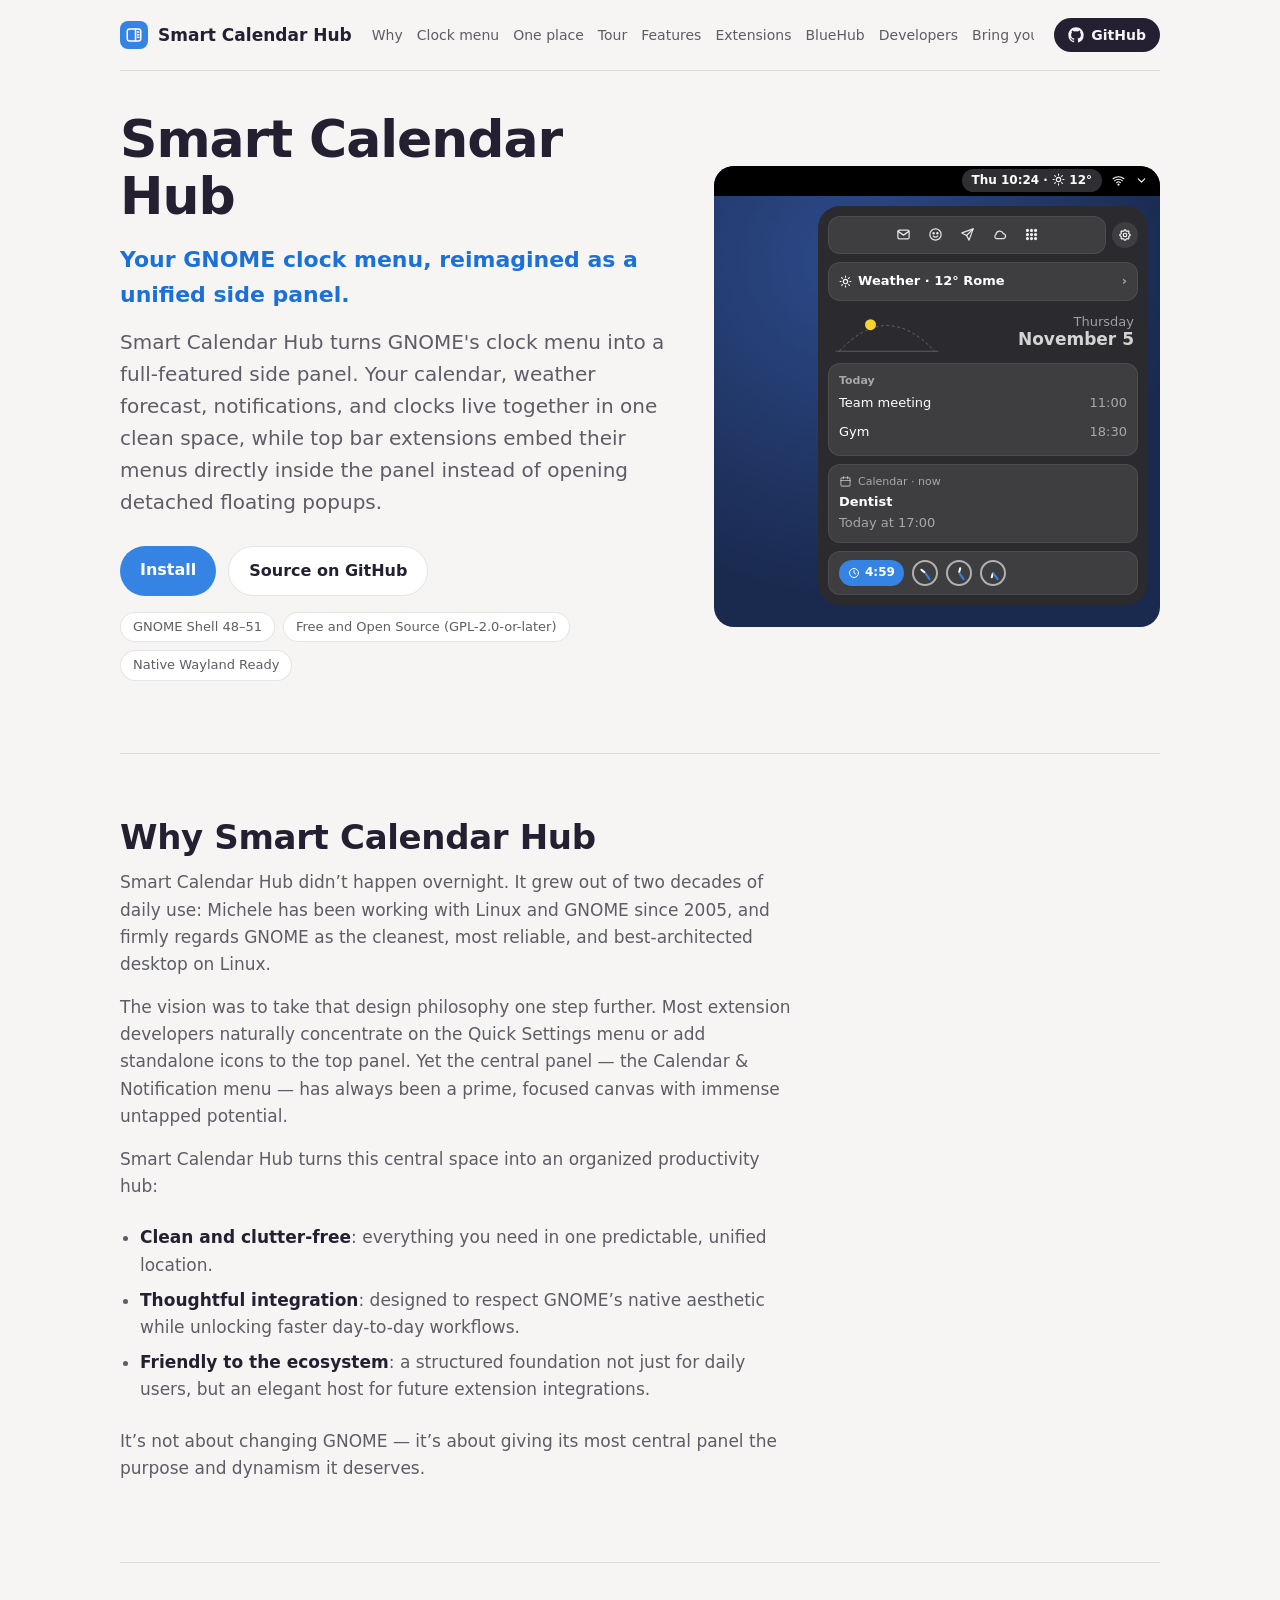
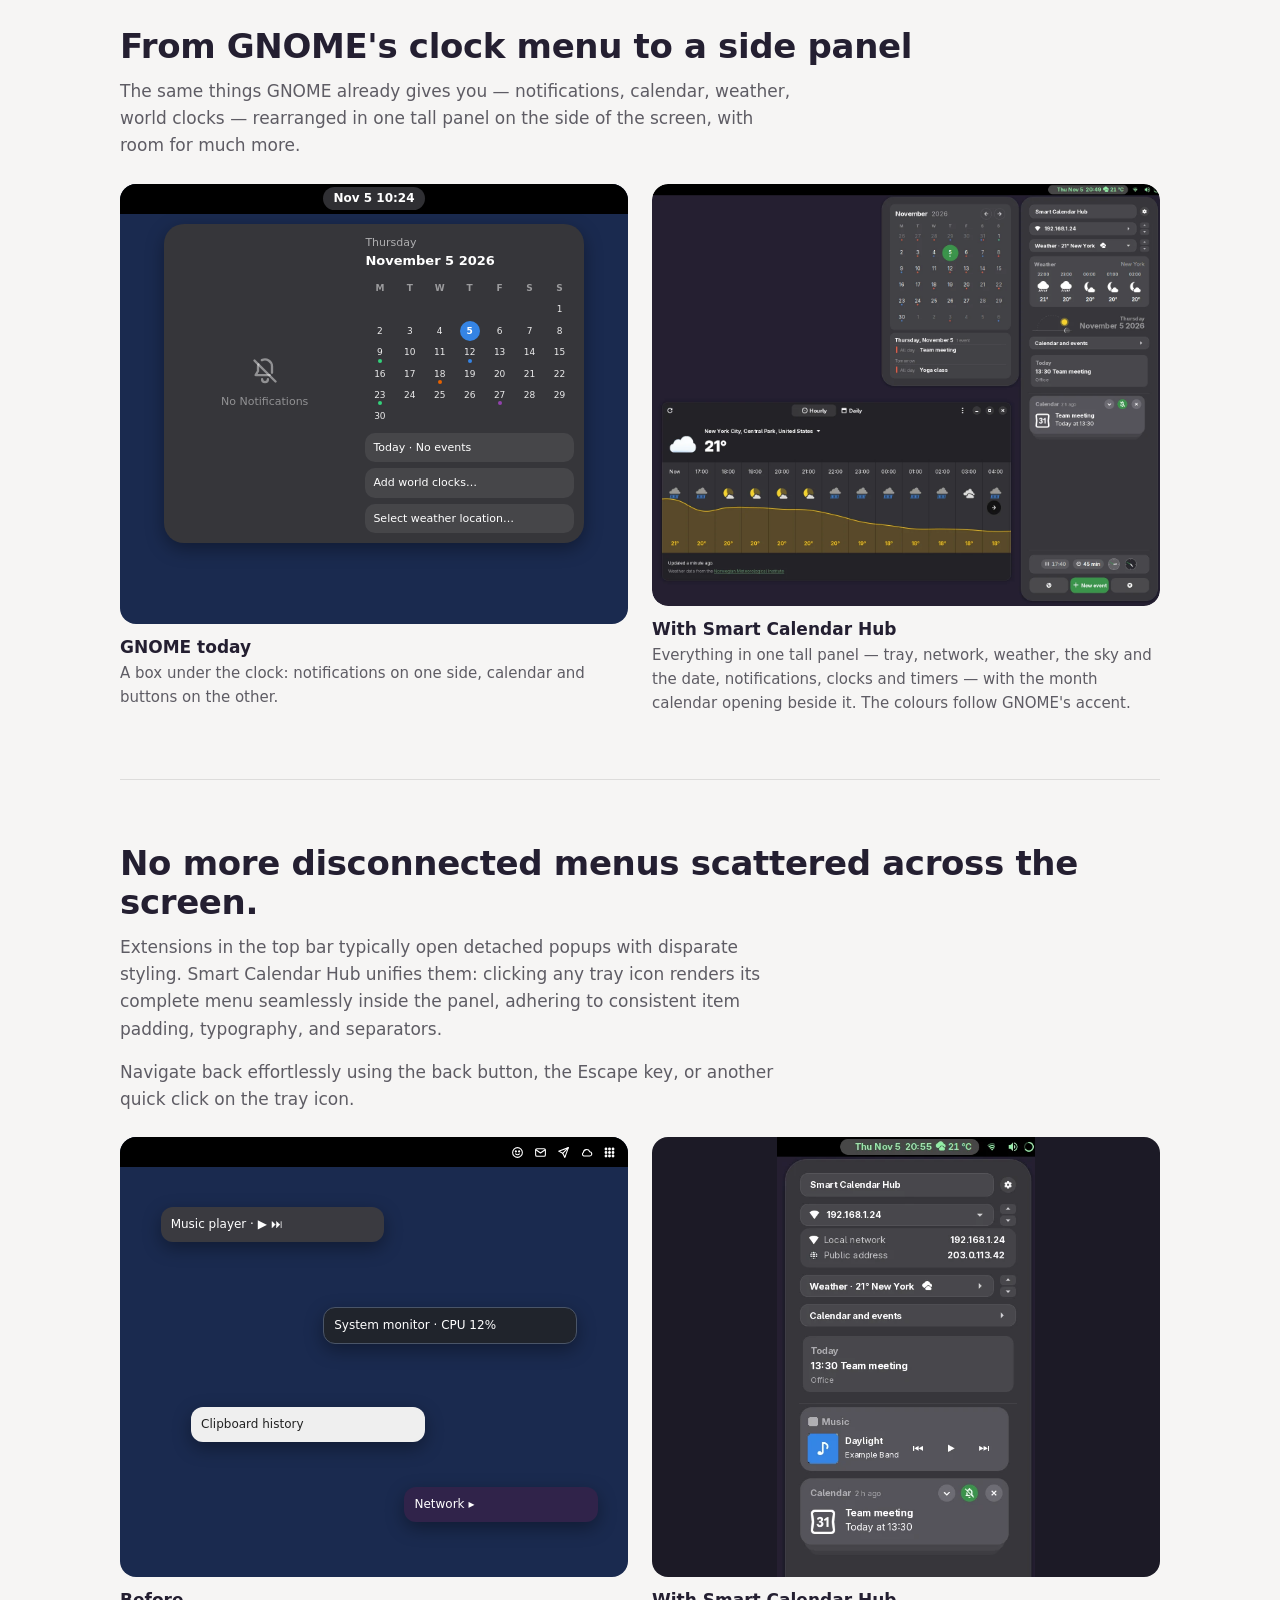
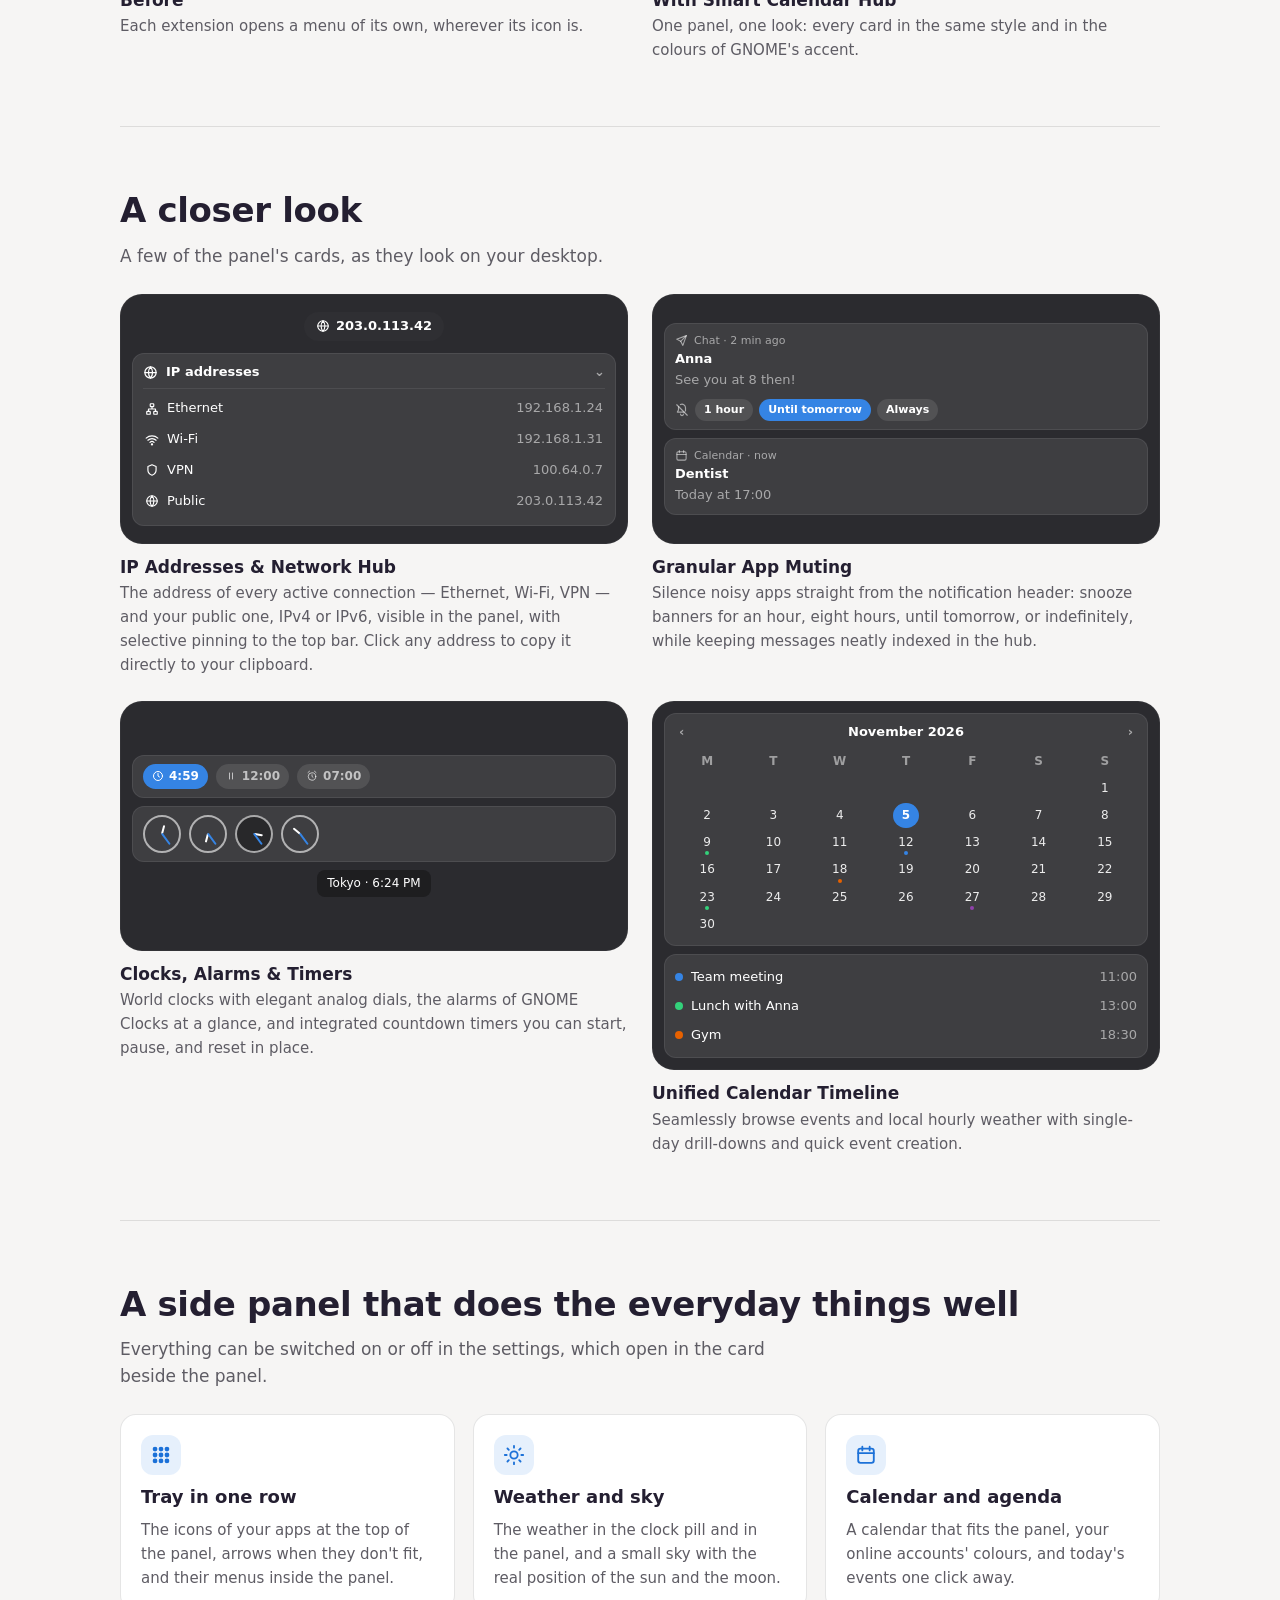
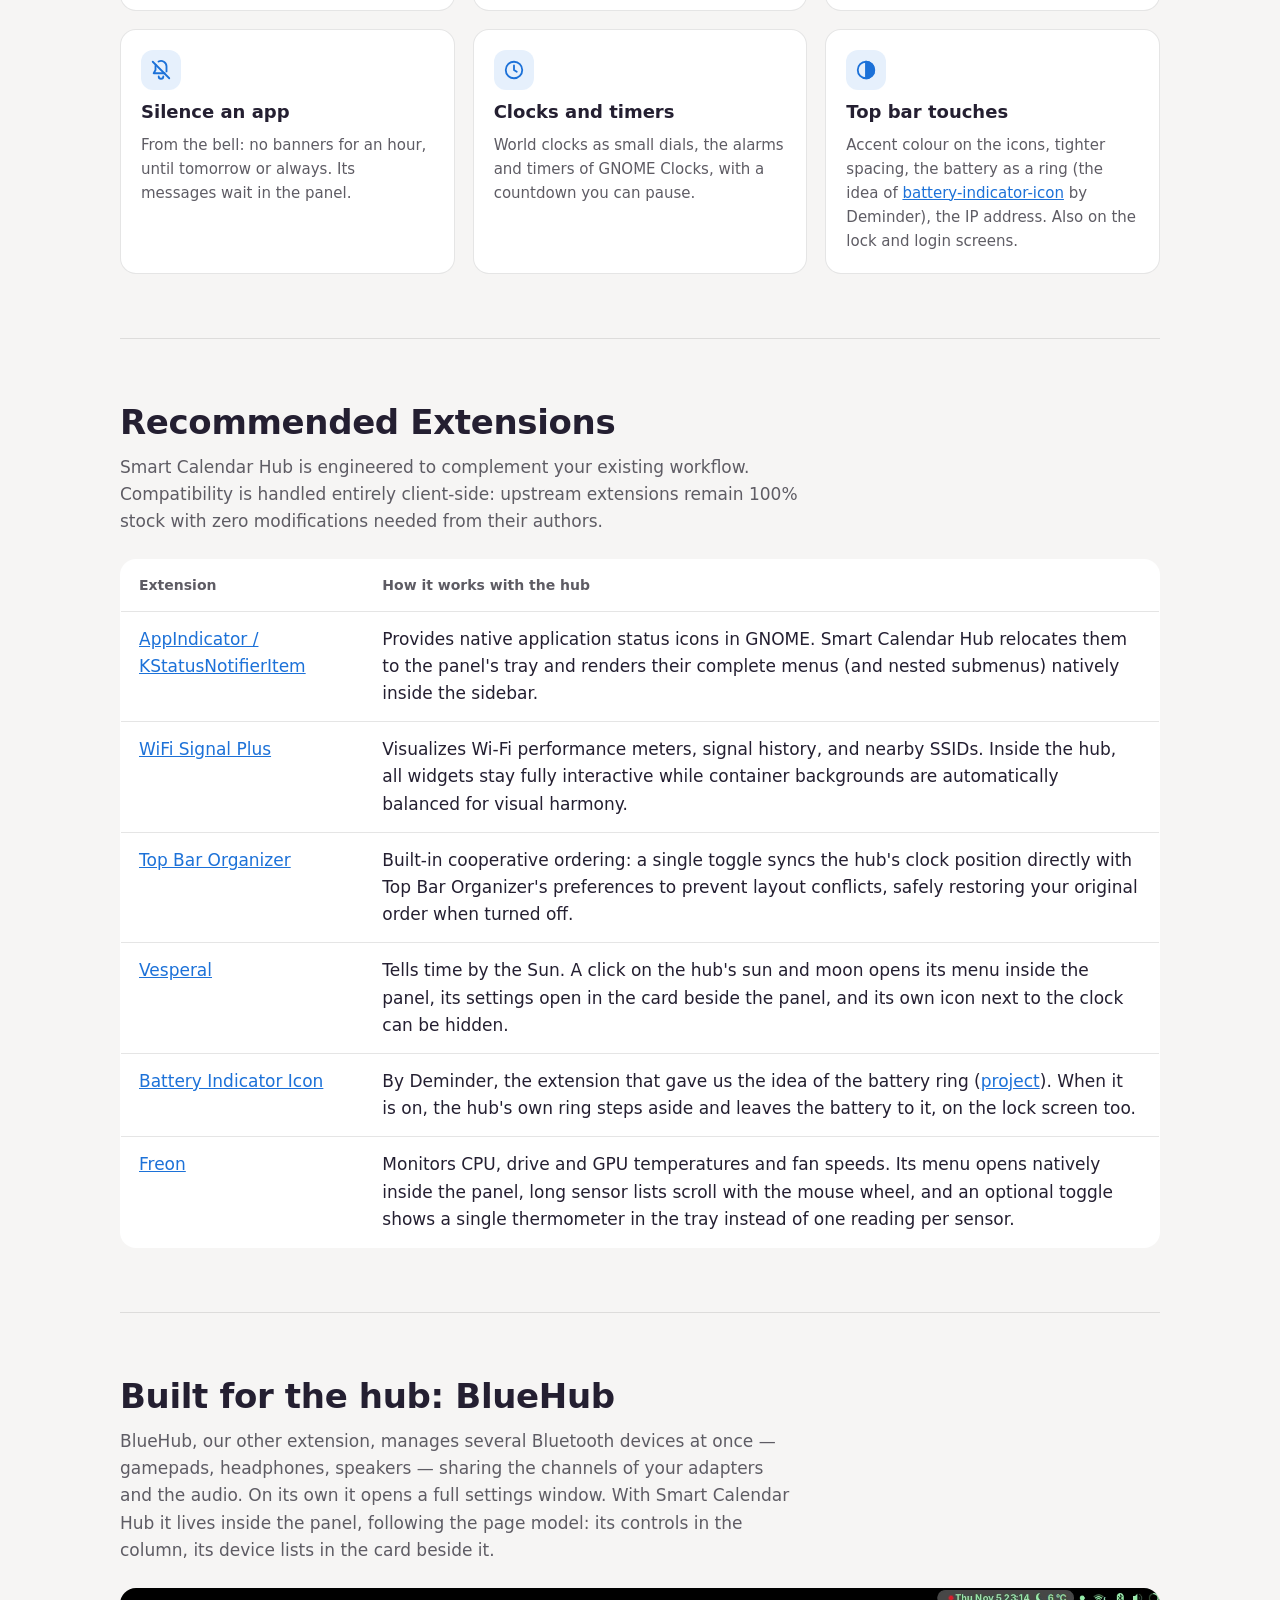
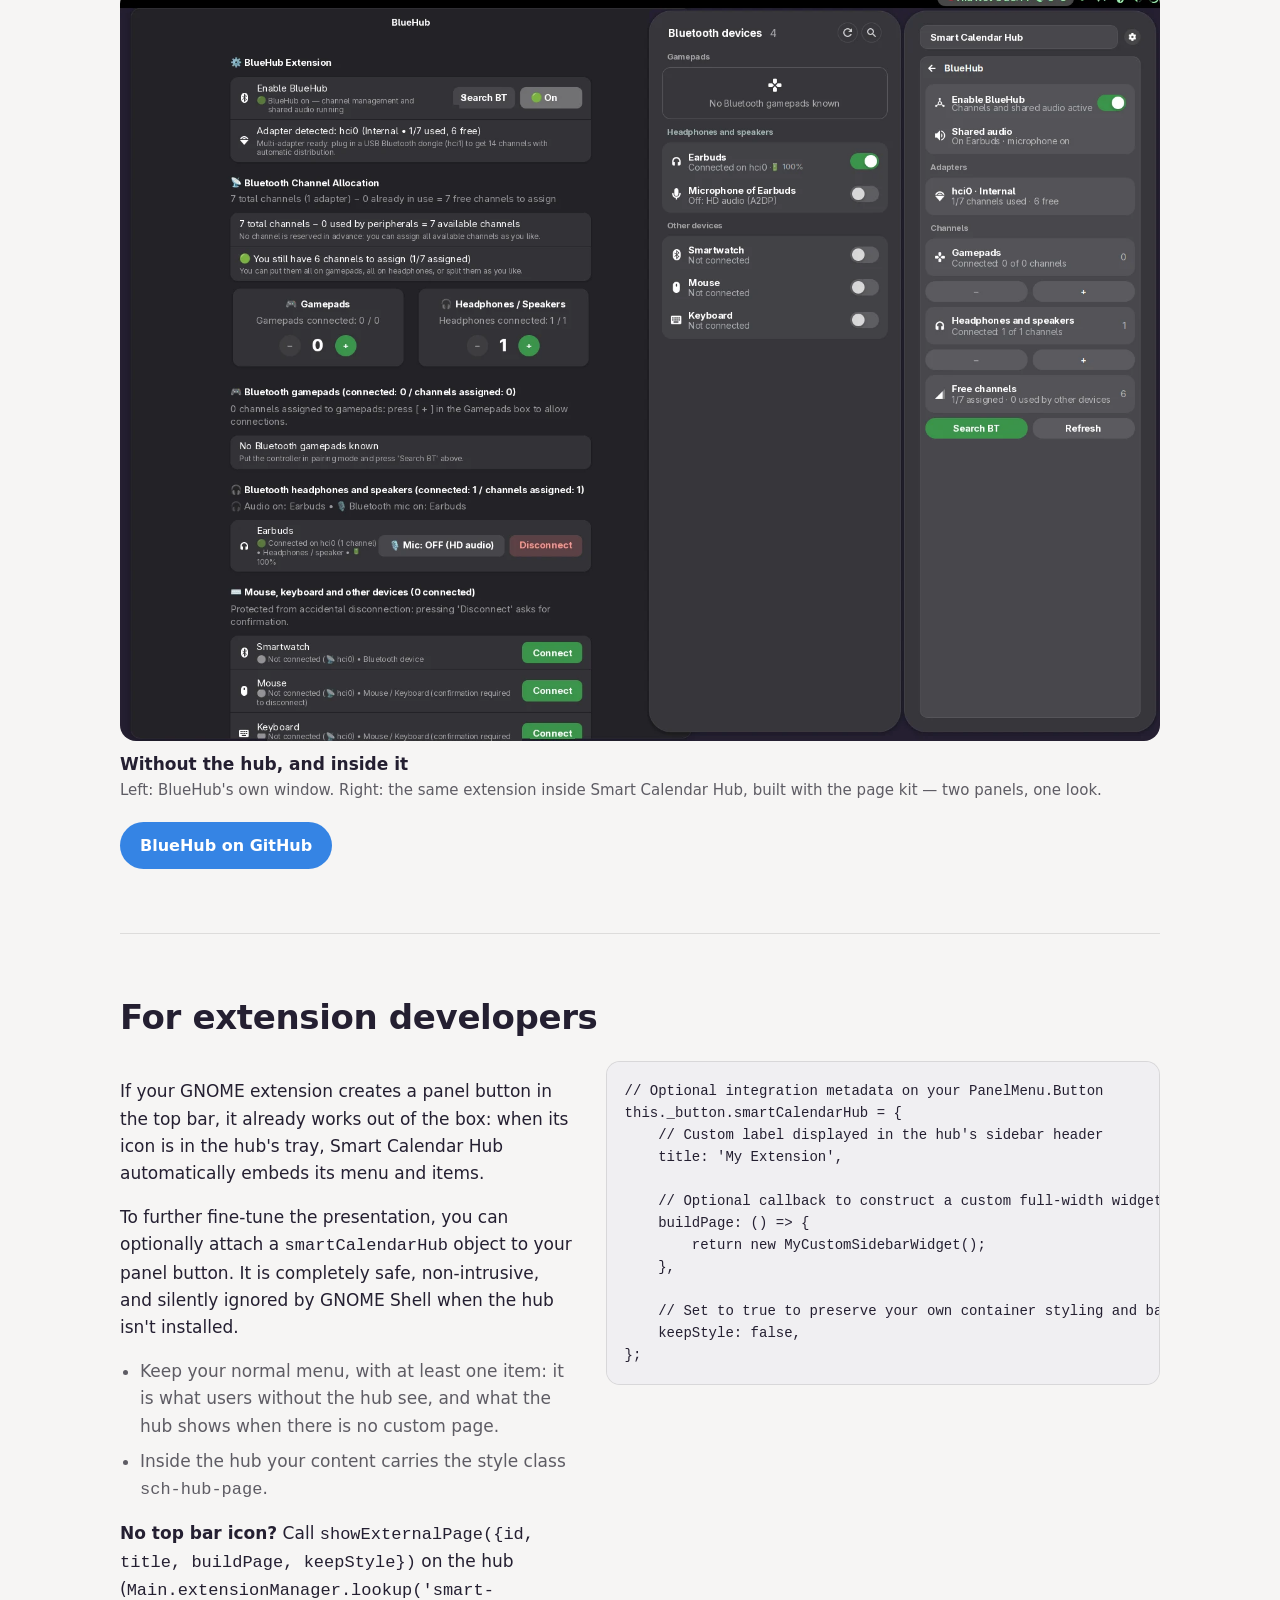
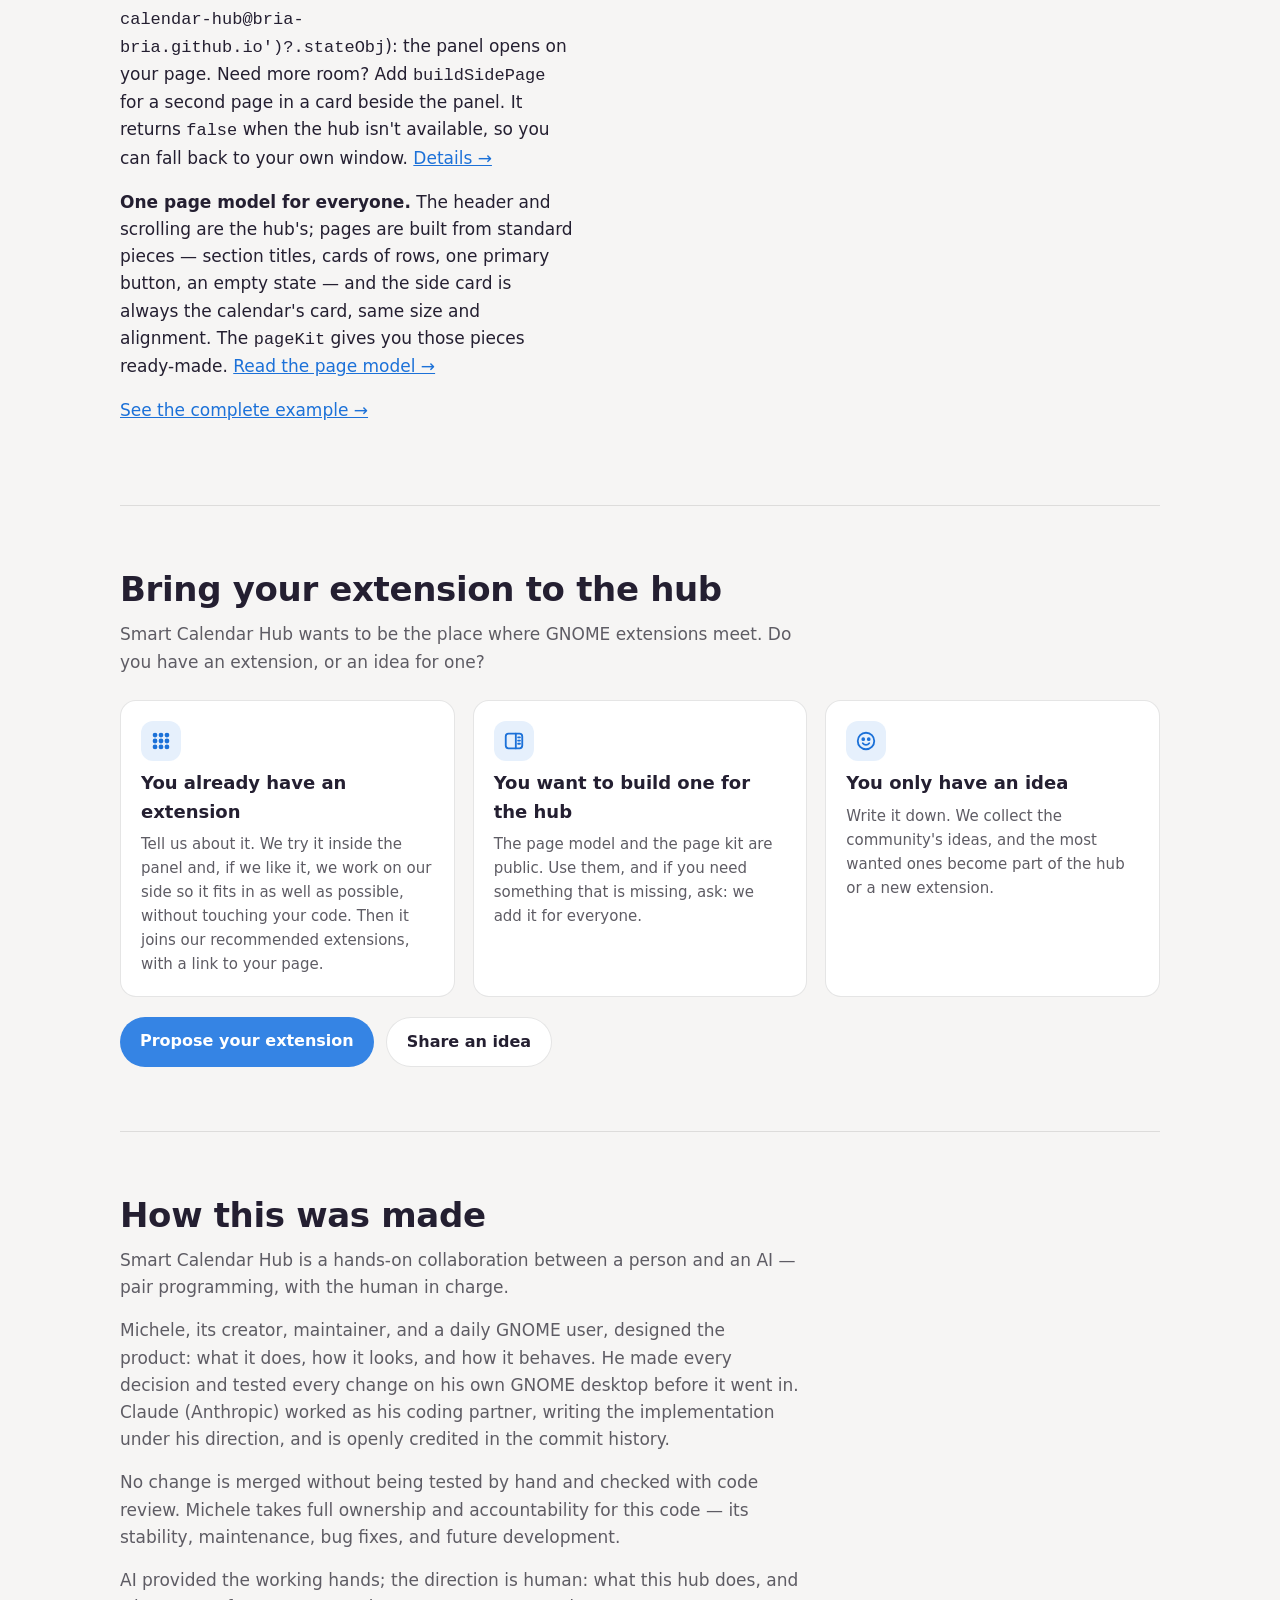
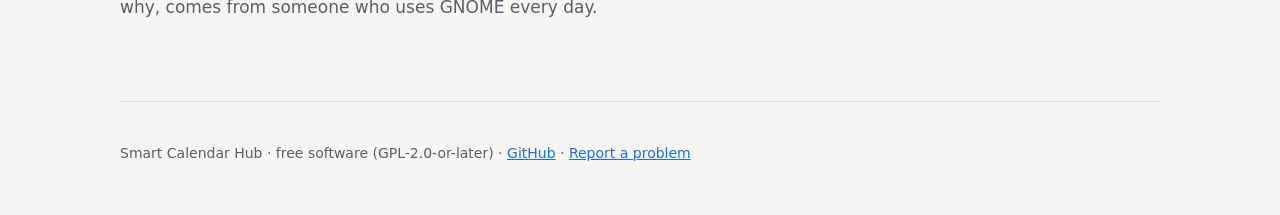
<file: docs/index.html>
<!doctype html>
<html lang="en">
<head>
<meta charset="utf-8">
<meta name="viewport" content="width=device-width, initial-scale=1">
<title>Smart Calendar Hub</title>
<meta name="description" content="A GNOME Shell extension that gathers every extension's menu in one side panel, together with your calendar, weather, notifications and clocks.">
<style>
:root {
  --bg: #f6f5f4;
  --surface: #ffffff;
  --text: #241f31;
  --muted: #5e5c64;
  --line: rgba(0, 0, 0, 0.1);
  --accent: #3584e4;
  --accent-text: #1c71d8;
  --panel: #2b2b2f;
  --panel-card: rgba(255, 255, 255, 0.09);
  --panel-line: rgba(255, 255, 255, 0.08);
  --panel-text: #ffffff;
  --panel-muted: rgba(255, 255, 255, 0.55);
  --desk: #1a2a4f;
  --code-bg: #f0eff2;
}
@media (prefers-color-scheme: dark) {
  :root:not([data-theme="light"]) {
    --bg: #1e1e22;
    --surface: #28282d;
    --text: #f6f5f4;
    --muted: #b0aeb6;
    --line: rgba(255, 255, 255, 0.1);
    --accent-text: #78aeed;
    --desk: #12182b;
    --code-bg: #303036;
  }
}
* { box-sizing: border-box; }
body {
  margin: 0;
  background: var(--bg);
  color: var(--text);
  font-family: Cantarell, "Adwaita Sans", Inter, system-ui, -apple-system, "Segoe UI", sans-serif;
  font-size: 17px;
  line-height: 1.6;
}
a { color: var(--accent-text); }
.wrap { max-width: 1080px; margin: 0 auto; padding: 0 20px; }
header.top {
  display: flex; align-items: center; justify-content: space-between;
  padding: 18px 0;
}
.brand { display: flex; align-items: center; gap: 10px; font-weight: 700; }
.brand-mark {
  width: 28px; height: 28px; border-radius: 8px; background: var(--accent);
  display: grid; place-items: center; color: #fff; font-size: 15px;
}
nav a { margin-left: 18px; color: var(--muted); text-decoration: none; font-size: 15px; }
nav a:hover { color: var(--text); }

.hero { display: grid; grid-template-columns: minmax(0, 1.1fr) minmax(0, 0.9fr); gap: 48px; align-items: center; padding: 40px 0 72px; }
.hero h1 { font-size: 52px; line-height: 1.08; margin: 0 0 18px; letter-spacing: -0.02em; }
.hero p.lead { font-size: 20px; color: var(--muted); margin: 0 0 28px; }
.cta { display: flex; flex-wrap: wrap; gap: 12px; }
.btn {
  display: inline-block; padding: 11px 20px; border-radius: 999px;
  font-weight: 700; text-decoration: none; font-size: 16px;
}
.btn.primary { background: var(--accent); color: #fff; }
.btn.secondary { border: 1px solid var(--line); color: var(--text); background: var(--surface); }
.note { font-size: 14px; color: var(--muted); margin-top: 12px; }

/* the panel illustration */
.desk {
  background: radial-gradient(circle at 30% 20%, #2c4a8a, var(--desk) 70%);
  border-radius: 20px; padding: 0 0 22px; overflow: hidden;
}
.bar {
  height: 30px; background: #000; display: flex; align-items: center; justify-content: flex-end;
  gap: 10px; padding: 0 12px; color: #fff; font-size: 12px; font-weight: 700;
}
.pill { background: #2f2f33; border-radius: 999px; padding: 2px 10px; }
.panel {
  width: min(330px, 92%); margin: 10px 12px 0 auto; background: var(--panel); border-radius: 22px;
  padding: 10px; color: var(--panel-text); font-size: 13px; display: flex; flex-direction: column; gap: 8px;
}
.tray { display: flex; align-items: center; gap: 6px; }
.tray-box {
  flex: 1; display: flex; justify-content: center; gap: 6px; padding: 5px;
  border: 1px solid var(--panel-line); border-radius: 12px; background: var(--panel-card);
}
.ico {
  width: 26px; height: 26px; border-radius: 8px; display: grid; place-items: center; font-size: 13px;
  color: rgba(255, 255, 255, 0.85);
}
.ico.on { background: var(--accent); color: #fff; }
.gear { width: 26px; height: 26px; border-radius: 50%; background: var(--panel-card); display: grid; place-items: center; }
.card { background: var(--panel-card); border: 1px solid var(--panel-line); border-radius: 12px; padding: 8px 10px; }
.card-head { display: flex; align-items: center; gap: 8px; font-weight: 700; padding-bottom: 6px; border-bottom: 1px solid var(--panel-line); margin-bottom: 6px; }
.row { display: flex; justify-content: space-between; padding: 4px 0; }
.row span:last-child { color: var(--panel-muted); }
.section { color: var(--panel-muted); font-size: 11px; font-weight: 700; margin-top: 6px; }
.meter { height: 4px; border-radius: 2px; background: var(--accent); margin: 2px 0 6px; }
.graph { height: 34px; border-radius: 4px; background: linear-gradient(180deg, transparent 40%, rgba(51, 209, 122, 0.25)); border-bottom: 2px solid #33d17a; margin: 4px 0; }
.item { padding: 6px 8px; border-radius: 10px; }
.item:hover { background: rgba(255, 255, 255, 0.08); }

section.block { padding: 64px 0; border-top: 1px solid var(--line); }
section.block h2 { font-size: 34px; line-height: 1.15; margin: 0 0 12px; letter-spacing: -0.01em; }
section.block p.sub { color: var(--muted); margin: 0 0 32px; max-width: 680px; }

.compare { display: grid; grid-template-columns: repeat(2, minmax(0, 1fr)); gap: 24px; }
.compare figure { margin: 0; }
.compare figcaption { margin-top: 10px; font-weight: 700; }
.compare figcaption span { display: block; font-weight: 400; color: var(--muted); font-size: 15px; }
.scatter { position: relative; height: 440px; border-radius: 16px; background: var(--desk); overflow: hidden; }
.scatter .bar { position: absolute; left: 0; right: 0; top: 0; }
.float {
  position: absolute; border-radius: 12px; padding: 8px 10px; font-size: 12px; color: #fff;
  box-shadow: 0 6px 18px rgba(0, 0, 0, 0.35);
}

.grid { display: grid; grid-template-columns: repeat(3, minmax(0, 1fr)); gap: 18px; }
@media (max-width: 820px) { .grid { grid-template-columns: minmax(0, 1fr); } }
.feature { background: var(--surface); border: 1px solid var(--line); border-radius: 16px; padding: 20px; }
.feature .icon { font-size: 22px; }
.feature h3 { margin: 8px 0 6px; font-size: 18px; }
.feature p { margin: 0; color: var(--muted); font-size: 15px; }

table.works { width: 100%; border-collapse: collapse; background: var(--surface); border: 1px solid var(--line); border-radius: 16px; overflow: hidden; }
table.works th, table.works td { text-align: left; padding: 14px 18px; border-bottom: 1px solid var(--line); vertical-align: top; }
table.works tr:last-child td { border-bottom: none; }
table.works th { font-size: 14px; color: var(--muted); font-weight: 700; }

.dev { display: grid; grid-template-columns: minmax(0, 0.9fr) minmax(0, 1.1fr); gap: 32px; align-items: start; }
pre {
  margin: 0; background: var(--code-bg); border: 1px solid var(--line); border-radius: 14px;
  padding: 18px; overflow-x: auto; font-size: 14px; line-height: 1.5;
  font-family: "Source Code Pro", ui-monospace, "DejaVu Sans Mono", monospace;
}
.dev ul { padding-left: 20px; color: var(--muted); }
.dev li { margin-bottom: 8px; }

footer { padding: 40px 0 60px; border-top: 1px solid var(--line); color: var(--muted); font-size: 14px; }

@media (max-width: 820px) {
  .hero, .dev, .compare { grid-template-columns: minmax(0, 1fr); }
  .hero h1 { font-size: 38px; }
}

.i { width: 16px; height: 16px; fill: none; stroke: currentColor; stroke-width: 2; stroke-linecap: round; stroke-linejoin: round; display: block; }
.ico .i { width: 15px; height: 15px; }
.gear .i { width: 14px; height: 14px; }
.card-head .i { width: 15px; height: 15px; }
.bar .i { width: 13px; height: 13px; display: inline-block; vertical-align: -2px; }
.feature .icon { width: 40px; height: 40px; border-radius: 12px; background: rgba(53, 132, 228, 0.12); color: var(--accent-text); display: grid; place-items: center; }
.feature .icon .i { width: 22px; height: 22px; }
.brand-mark .i { width: 18px; height: 18px; }
.bar .tray-icons { display: flex; gap: 10px; align-items: center; }
.row-card { display: flex; justify-content: space-between; align-items: center; }
.with-icon { display: flex; align-items: center; gap: 6px; }
.with-icon .i { width: 13px; height: 13px; }
.chev { color: var(--panel-muted); font-weight: 700; }
.sky-row { display: flex; align-items: center; justify-content: space-between; padding: 0 4px; }
.sky { width: 110px; height: 46px; }
.date { text-align: right; line-height: 1.2; }
.date span { color: var(--panel-muted); display: block; }
.date b { font-size: 17px; color: rgba(255, 255, 255, 0.8); }
.clocks { display: flex; align-items: center; gap: 8px; }
.chip { display: inline-flex; align-items: center; gap: 5px; background: var(--accent); color: #fff; border-radius: 999px; padding: 3px 9px; font-weight: 700; font-size: 12px; }
.chip .i { width: 12px; height: 12px; }
.dial { width: 26px; height: 26px; border-radius: 50%; border: 2px solid rgba(255, 255, 255, 0.6); position: relative; }
.dial::after, .dial::before { content: ""; position: absolute; left: 50%; bottom: 50%; width: 2px; margin-left: -1px; border-radius: 1px; transform-origin: 50% 100%; }
.dial::after { height: 40%; background: var(--accent); transform: rotate(var(--m, 0deg)); }
.dial::before { height: 26%; background: #fff; transform: rotate(var(--h, 0deg)); }
.mini-btn { display: inline-block; background: rgba(255, 255, 255, 0.12); border-radius: 999px; padding: 3px 12px; font-weight: 700; }
.screen { position: relative; height: 440px; border-radius: 16px; background: var(--desk); overflow: hidden; }
.bar.center { justify-content: center; }
.gmenu { position: absolute; left: 50%; top: 40px; transform: translateX(-50%); width: 88%; max-width: 420px; display: grid; grid-template-columns: 1fr 1.15fr; gap: 10px; background: #36363a; border-radius: 20px; padding: 10px; color: #fff; font-size: 11px; box-shadow: 0 6px 18px rgba(0,0,0,0.35); }
.gcol { display: flex; flex-direction: column; gap: 6px; }
.gcol.empty { align-items: center; justify-content: center; color: rgba(255,255,255,0.45); gap: 8px; }
.gcol.empty .i { width: 28px; height: 28px; }
.gdate span { display: block; color: rgba(255,255,255,0.6); }
.gdate b { font-size: 13px; }
.gbtn { background: rgba(255,255,255,0.08); border-radius: 10px; padding: 6px 8px; }
.panel.side { position: absolute; right: 10px; top: 36px; bottom: 10px; margin: 0; width: 46%; min-width: 180px; font-size: 11px; gap: 6px; }
.calgrid { display: grid; grid-template-columns: repeat(7, 1fr); gap: 2px; text-align: center; font-size: 12px; }
.calgrid.small { font-size: 9px; gap: 1px; }
.cd { position: relative; padding: 3px 0; border-radius: 999px; color: rgba(255,255,255,0.9); }
.cd.h { color: rgba(255,255,255,0.5); font-weight: 700; }
.cd.today { justify-self: center; width: 2.2em; background: var(--accent); color: #fff; font-weight: 700; }
.cd i { position: absolute; left: 50%; bottom: 0; width: 4px; height: 4px; margin-left: -2px; border-radius: 50%; }
.calhead { display: flex; justify-content: space-between; align-items: center; padding: 0 4px 6px; }
.calhead span { color: var(--panel-muted); font-weight: 700; }
.tour { display: grid; grid-template-columns: repeat(2, minmax(0, 1fr)); gap: 24px; }
.shot { margin: 0; }
.shot .panel.mini { margin: 0; width: 100%; background: var(--panel); border-radius: 22px; min-height: 250px; padding: 12px; justify-content: center; box-shadow: inset 0 0 0 1px rgba(255,255,255,0.04); }
.shot figcaption { margin-top: 10px; font-weight: 700; }
.shot figcaption span { display: block; font-weight: 400; color: var(--muted); font-size: 15px; }
.agenda { display: flex; align-items: center; gap: 8px; padding: 4px 0; }
.agenda i { width: 8px; height: 8px; border-radius: 50%; }
.agenda span { flex: 1; }
.agenda em, .iprow em { font-style: normal; color: var(--panel-muted); }
.iprow { display: flex; align-items: center; gap: 8px; padding: 5px 2px; }
.iprow span { flex: 1; }
.iprow .i, .bar.inline .i { width: 14px; height: 14px; }
.bar.inline { background: transparent; justify-content: center; height: auto; padding: 0 0 4px; }
.bar.inline .pill { display: inline-flex; align-items: center; gap: 6px; padding: 4px 12px; font-size: 13px; }
.mute { display: flex; align-items: center; gap: 6px; margin-top: 8px; flex-wrap: wrap; }
.mute .i { width: 14px; height: 14px; color: var(--panel-muted); }
.mpill { border-radius: 999px; padding: 2px 9px; background: rgba(255,255,255,0.1); font-size: 11px; font-weight: 700; }
.mpill.on { background: var(--accent); color: #fff; }
.chip.paused, .chip.off { background: rgba(255,255,255,0.1); color: rgba(255,255,255,0.65); }
.dial.big { width: 38px; height: 38px; }
.dial.night { background: rgba(0,0,0,0.35); }
.tip { align-self: center; background: #1e1e20; border-radius: 8px; padding: 4px 10px; font-size: 12px; }
@media (max-width: 820px) { .screen { height: 520px; } .screen.photo { height: auto; } .tour { grid-template-columns: minmax(0, 1fr); } .panel.side { width: 60%; } }
.screen.photo { height: auto; background: none; }
.screen.photo img { width: 100%; height: auto; display: block; border-radius: 16px; }
.scatter.photo-after { display: flex; justify-content: center; align-items: flex-start; background: #1c1a26; }
.scatter.photo-after img { height: 100%; width: auto; display: block; }
.tagline { font-size: 22px; font-weight: 700; margin: 0 0 14px; color: var(--accent-text); }
.badges { display: flex; flex-wrap: wrap; gap: 8px; margin-top: 16px; }
.badges span { font-size: 13px; padding: 4px 12px; border-radius: 999px; border: 1px solid var(--line); background: var(--surface); color: var(--muted); }
.shot.wide img { width: 100%; height: auto; display: block; border-radius: 16px; }
.why-list { color: var(--muted); max-width: 680px; padding-left: 20px; margin: 0 0 24px; }
.why-list li { margin-bottom: 8px; }
.why-list strong { color: var(--text); }

/* layout review: the header stays on top while scrolling, the menu never
   disappears (it scrolls sideways when there is no room), GitHub always visible */
header.top {
  position: sticky; top: 0; z-index: 20;
  display: grid; grid-template-columns: auto minmax(0, 1fr) auto; gap: 20px;
  background: var(--bg);
  box-shadow: 0 0 0 100vmax var(--bg); clip-path: inset(0 -100vmax);
  border-bottom: 1px solid var(--line);
}
header.top nav { display: flex; gap: 14px; justify-content: flex-start; overflow-x: auto; white-space: nowrap; scrollbar-width: none; }
header.top nav a { font-size: 14px; }
header.top nav::-webkit-scrollbar { display: none; }
header.top nav a { margin-left: 0; }
.gh { display: inline-flex; align-items: center; gap: 7px; padding: 6px 14px; border-radius: 999px; background: var(--text); color: var(--bg); font-weight: 700; font-size: 14px; text-decoration: none; }
.i.fill { fill: currentColor; stroke: none; width: 16px; height: 16px; }
section[id] { scroll-margin-top: 80px; }
section.block p.sub { margin: 0 0 16px; }
.compare, .tour, .grid, table.works, .shot.wide, .dev, .why-list { margin-top: 24px; }
@media (max-width: 820px) {
  header.top { grid-template-columns: minmax(0, 1fr) auto; row-gap: 10px; }
  header.top nav { grid-column: 1 / -1; grid-row: 2; justify-content: flex-start; }
  section[id] { scroll-margin-top: 120px; }
}
</style>
</head>
<body>
<svg width="0" height="0" style="position:absolute" aria-hidden="true">
  <defs>
    <symbol id="i-wifi" viewBox="0 0 24 24"><path d="M2 8.8a15 15 0 0 1 20 0"/><path d="M5 12.4a10 10 0 0 1 14 0"/><path d="M8.5 16a5 5 0 0 1 7 0"/><circle cx="12" cy="19.5" r="1" fill="currentColor"/></symbol>
    <symbol id="i-phone" viewBox="0 0 24 24"><rect x="6.5" y="2.5" width="11" height="19" rx="2.5"/><path d="M11 18h2"/></symbol>
    <symbol id="i-send" viewBox="0 0 24 24"><path d="M21 3 10.5 13.5"/><path d="M21 3 14.5 21l-4-7.5L3 9.5z"/></symbol>
    <symbol id="i-cloud" viewBox="0 0 24 24"><path d="M7 18.5h10.5a4 4 0 0 0 .4-8 6 6 0 0 0-11.6 1.6A3.5 3.5 0 0 0 7 18.5z"/></symbol>
    <symbol id="i-apps" viewBox="0 0 24 24"><circle cx="5.5" cy="5.5" r="1.6" fill="currentColor"/><circle cx="12" cy="5.5" r="1.6" fill="currentColor"/><circle cx="18.5" cy="5.5" r="1.6" fill="currentColor"/><circle cx="5.5" cy="12" r="1.6" fill="currentColor"/><circle cx="12" cy="12" r="1.6" fill="currentColor"/><circle cx="18.5" cy="12" r="1.6" fill="currentColor"/><circle cx="5.5" cy="18.5" r="1.6" fill="currentColor"/><circle cx="12" cy="18.5" r="1.6" fill="currentColor"/><circle cx="18.5" cy="18.5" r="1.6" fill="currentColor"/></symbol>
    <symbol id="i-mail" viewBox="0 0 24 24"><rect x="3" y="5" width="18" height="14" rx="2.5"/><path d="m3.5 7 8.5 6 8.5-6"/></symbol>
    <symbol id="i-gear" viewBox="0 0 24 24"><path d="M10.3 4.3c.4-1.8 2.9-1.8 3.4 0a1.7 1.7 0 0 0 2.5 1.1c1.6-1 3.3.8 2.4 2.4a1.7 1.7 0 0 0 1 2.5c1.8.4 1.8 2.9 0 3.4a1.7 1.7 0 0 0-1 2.5c.9 1.6-.8 3.3-2.4 2.4a1.7 1.7 0 0 0-2.5 1c-.5 1.8-3 1.8-3.4 0a1.7 1.7 0 0 0-2.5-1c-1.6.9-3.3-.8-2.4-2.4a1.7 1.7 0 0 0-1-2.5c-1.8-.5-1.8-3 0-3.4a1.7 1.7 0 0 0 1-2.5c-.9-1.6.8-3.4 2.4-2.4a1.7 1.7 0 0 0 2.5-1.1z"/><circle cx="12" cy="12" r="3"/></symbol>
    <symbol id="i-back" viewBox="0 0 24 24"><path d="M19 12H5"/><path d="m11 18-6-6 6-6"/></symbol>
    <symbol id="i-moon" viewBox="0 0 24 24"><path d="M12 3a6.5 6.5 0 0 0 9 9 9 9 0 1 1-9-9z"/></symbol>
    <symbol id="i-down" viewBox="0 0 24 24"><path d="m6 9 6 6 6-6"/></symbol>
    <symbol id="i-sun" viewBox="0 0 24 24"><circle cx="12" cy="12" r="4"/><path d="M12 2v2M12 20v2M4.9 4.9l1.4 1.4M17.7 17.7l1.4 1.4M2 12h2M20 12h2M4.9 19.1l1.4-1.4M17.7 6.3l1.4-1.4"/></symbol>
    <symbol id="i-calendar" viewBox="0 0 24 24"><rect x="3.5" y="5" width="17" height="15.5" rx="2.5"/><path d="M3.5 10h17M8 3v4M16 3v4"/></symbol>
    <symbol id="i-bell-off" viewBox="0 0 24 24"><path d="M9.5 19a2.5 2.5 0 0 0 5 0"/><path d="M6.3 6.3A6 6 0 0 0 6 8v4l-2 3.5h12"/><path d="M18 13.5V8a6 6 0 0 0-8.7-5.3"/><path d="m3 3 18 18"/></symbol>
    <symbol id="i-clock" viewBox="0 0 24 24"><circle cx="12" cy="12" r="9"/><path d="M12 7v5l3 2"/></symbol>
    <symbol id="i-contrast" viewBox="0 0 24 24"><circle cx="12" cy="12" r="9"/><path d="M12 3v18a9 9 0 0 0 0-18z" fill="currentColor"/></symbol>
    <symbol id="i-smile" viewBox="0 0 24 24"><circle cx="12" cy="12" r="9"/><path d="M8.5 14.5a4.5 4.5 0 0 0 7 0"/><circle cx="9" cy="10" r="1" fill="currentColor"/><circle cx="15" cy="10" r="1" fill="currentColor"/></symbol>
    <symbol id="i-globe" viewBox="0 0 24 24"><circle cx="12" cy="12" r="9"/><path d="M3 12h18M12 3a14 14 0 0 1 0 18M12 3a14 14 0 0 0 0 18"/></symbol>
    <symbol id="i-lan" viewBox="0 0 24 24"><rect x="9" y="3" width="6" height="5" rx="1"/><rect x="3" y="16" width="6" height="5" rx="1"/><rect x="15" y="16" width="6" height="5" rx="1"/><path d="M12 8v4M6 16v-4h12v4"/></symbol>
    <symbol id="i-shield" viewBox="0 0 24 24"><path d="M12 3 5 6v6c0 4.5 3 7.5 7 9 4-1.5 7-4.5 7-9V6z"/></symbol>
    <symbol id="i-pause" viewBox="0 0 24 24"><path d="M9 6v12M15 6v12"/></symbol>
    <symbol id="i-alarm" viewBox="0 0 24 24"><circle cx="12" cy="13" r="7.5"/><path d="M12 9.5V13l2 1.5M4 5l3-2.5M20 5l-3-2.5"/></symbol>
    <symbol id="i-github" viewBox="0 0 24 24"><path d="M12 .5C5.65.5.5 5.65.5 12a11.5 11.5 0 0 0 7.86 10.92c.58.1.79-.25.79-.56v-2c-3.2.7-3.87-1.37-3.87-1.37-.52-1.33-1.28-1.68-1.28-1.68-1.04-.71.08-.7.08-.7 1.15.08 1.76 1.18 1.76 1.18 1.03 1.76 2.69 1.25 3.35.96.1-.75.4-1.25.73-1.54-2.55-.29-5.24-1.28-5.24-5.68 0-1.26.45-2.28 1.18-3.09-.12-.29-.51-1.46.11-3.04 0 0 .97-.31 3.17 1.18a11 11 0 0 1 5.77 0c2.2-1.49 3.17-1.18 3.17-1.18.62 1.58.23 2.75.11 3.04.74.81 1.18 1.83 1.18 3.09 0 4.41-2.69 5.39-5.25 5.67.41.36.78 1.06.78 2.14v3.17c0 .31.21.67.8.56A11.5 11.5 0 0 0 23.5 12C23.5 5.65 18.35.5 12 .5z"/></symbol>
    <symbol id="i-hub" viewBox="0 0 24 24"><rect x="3" y="4" width="18" height="16" rx="3"/><path d="M14 4v16"/><path d="M16.5 8h2M16.5 11.5h2M16.5 15h2"/></symbol>
  </defs>
</svg>
<div class="wrap">
  <header class="top">
    <div class="brand"><div class="brand-mark"><svg class="i" aria-hidden="true"><use href="#i-hub"/></svg></div>Smart Calendar Hub</div>
    <nav>
      <a href="#why">Why</a>
      <a href="#clock-menu">Clock menu</a>
      <a href="#one-place">One place</a>
      <a href="#tour">Tour</a>
      <a href="#features">Features</a>
      <a href="#integrated">Extensions</a>
      <a href="#built-for-the-hub">BlueHub</a>
      <a href="#developers">Developers</a>
      <a href="#bring-yours">Bring yours</a>
      <a href="#how-made">Making of</a>
    </nav>
    <a class="gh" href="https://github.com/bria-bria/smart-calendar-hub"><svg class="i fill" aria-hidden="true"><use href="#i-github"/></svg>GitHub</a>
  </header>

  <section class="hero">
    <div>
      <h1>Smart Calendar Hub</h1>
      <p class="tagline">Your GNOME clock menu, reimagined as a unified side panel.</p>
      <p class="lead">Smart Calendar Hub turns GNOME's clock menu into a full-featured side panel. Your calendar, weather forecast, notifications, and clocks live together in one clean space, while top bar extensions embed their menus directly inside the panel instead of opening detached floating popups.</p>
      <div class="cta">
        <a class="btn primary" href="https://github.com/bria-bria/smart-calendar-hub#install">Install</a>
        <a class="btn secondary" href="https://github.com/bria-bria/smart-calendar-hub">Source on GitHub</a>
      </div>
      <div class="badges"><span>GNOME Shell 48–51</span><span>Free and Open Source (GPL-2.0-or-later)</span><span>Native Wayland Ready</span></div>
    </div>

    <div class="desk" role="img" aria-label="The side panel: tray, weather, date with the sky, today's events, a notification and world clocks">
      <div class="bar"><span class="pill">Thu 10:24 · <svg class="i" aria-hidden="true"><use href="#i-sun"/></svg> 12°</span><svg class="i" aria-hidden="true"><use href="#i-wifi"/></svg><svg class="i" aria-hidden="true"><use href="#i-down"/></svg></div>
      <div class="panel">
        <div class="tray">
          <div class="tray-box">
            <div class="ico"><svg class="i" aria-hidden="true"><use href="#i-mail"/></svg></div><div class="ico"><svg class="i" aria-hidden="true"><use href="#i-smile"/></svg></div><div class="ico"><svg class="i" aria-hidden="true"><use href="#i-send"/></svg></div><div class="ico"><svg class="i" aria-hidden="true"><use href="#i-cloud"/></svg></div><div class="ico"><svg class="i" aria-hidden="true"><use href="#i-apps"/></svg></div>
          </div>
          <div class="gear"><svg class="i" aria-hidden="true"><use href="#i-gear"/></svg></div>
        </div>
        <div class="card row-card"><span class="with-icon"><svg class="i" aria-hidden="true"><use href="#i-sun"/></svg><b>Weather · 12° Rome</b></span><span class="chev">›</span></div>
        <div class="sky-row">
          <svg class="sky" viewBox="0 0 120 50" aria-hidden="true"><path d="M8 46 Q60 -10 112 46" fill="none" stroke="rgba(255,255,255,0.3)" stroke-dasharray="3 3"/><line x1="4" y1="46" x2="116" y2="46" stroke="rgba(255,255,255,0.25)"/><circle cx="42" cy="17" r="6" fill="#f6d32d"/></svg>
          <div class="date"><span>Thursday</span><b>November 5</b></div>
        </div>
        <div class="card">
          <div class="section" style="margin-top:0">Today</div>
          <div class="row"><span>Team meeting</span><span>11:00</span></div>
          <div class="row"><span>Gym</span><span>18:30</span></div>
        </div>
        <div class="card">
          <div class="with-icon" style="color:var(--panel-muted);font-size:11px"><svg class="i" aria-hidden="true"><use href="#i-calendar"/></svg>Calendar · now</div>
          <div style="font-weight:700;margin-top:2px">Dentist</div>
          <div style="color:var(--panel-muted)">Today at 17:00</div>
        </div>
        <div class="card clocks">
          <span class="chip"><svg class="i" aria-hidden="true"><use href="#i-clock"/></svg>4:59</span>
          <span style="--h:310deg;--m:144deg" class="dial" title="London"></span><span style="--h:15deg;--m:144deg" class="dial" title="New York"></span><span style="--h:195deg;--m:144deg" class="dial" title="Tokyo"></span>
        </div>
      </div>
    </div>
  </section>


  <section class="block" id="why">
    <h2>Why Smart Calendar Hub</h2>
    <p class="sub">Smart Calendar Hub didn’t happen overnight. It grew out of two decades of daily use: Michele has been working with Linux and GNOME since 2005, and firmly regards GNOME as the cleanest, most reliable, and best-architected desktop on Linux.</p>
    <p class="sub">The vision was to take that design philosophy one step further. Most extension developers naturally concentrate on the Quick Settings menu or add standalone icons to the top panel. Yet the central panel — the Calendar &amp; Notification menu — has always been a prime, focused canvas with immense untapped potential.</p>
    <p class="sub">Smart Calendar Hub turns this central space into an organized productivity hub:</p>
    <ul class="why-list">
      <li><strong>Clean and clutter-free</strong>: everything you need in one predictable, unified location.</li>
      <li><strong>Thoughtful integration</strong>: designed to respect GNOME’s native aesthetic while unlocking faster day-to-day workflows.</li>
      <li><strong>Friendly to the ecosystem</strong>: a structured foundation not just for daily users, but an elegant host for future extension integrations.</li>
    </ul>
    <p class="sub">It’s not about changing GNOME — it’s about giving its most central panel the purpose and dynamism it deserves.</p>
  </section>

  <section class="block" id="clock-menu">
    <h2>From GNOME's clock menu to a side panel</h2>
    <p class="sub">The same things GNOME already gives you — notifications, calendar, weather, world clocks — rearranged in one tall panel on the side of the screen, with room for much more.</p>
    <div class="compare">
      <figure>
        <div class="screen" role="img" aria-label="GNOME's clock menu: a box under the clock with notifications on the left and the calendar on the right">
          <div class="bar center"><span class="pill">Nov 5 10:24</span></div>
          <div class="gmenu">
            <div class="gcol empty"><svg class="i" aria-hidden="true"><use href="#i-bell-off"/></svg><span>No Notifications</span></div>
            <div class="gcol">
              <div class="gdate"><span>Thursday</span><b>November 5 2026</b></div>
              <div class="calgrid small"><span class="cd h">M</span><span class="cd h">T</span><span class="cd h">W</span><span class="cd h">T</span><span class="cd h">F</span><span class="cd h">S</span><span class="cd h">S</span><span class="cd"></span><span class="cd"></span><span class="cd"></span><span class="cd"></span><span class="cd"></span><span class="cd"></span><span class="cd">1</span><span class="cd">2</span><span class="cd">3</span><span class="cd">4</span><span class="cd today">5</span><span class="cd">6</span><span class="cd">7</span><span class="cd">8</span><span class="cd">9<i style="background:#33d17a"></i></span><span class="cd">10</span><span class="cd">11</span><span class="cd">12<i style="background:#3584e4"></i></span><span class="cd">13</span><span class="cd">14</span><span class="cd">15</span><span class="cd">16</span><span class="cd">17</span><span class="cd">18<i style="background:#e66100"></i></span><span class="cd">19</span><span class="cd">20</span><span class="cd">21</span><span class="cd">22</span><span class="cd">23<i style="background:#33d17a"></i></span><span class="cd">24</span><span class="cd">25</span><span class="cd">26</span><span class="cd">27<i style="background:#9141ac"></i></span><span class="cd">28</span><span class="cd">29</span><span class="cd">30</span></div>
              <div class="gbtn">Today · No events</div>
              <div class="gbtn">Add world clocks…</div>
              <div class="gbtn">Select weather location…</div>
            </div>
          </div>
        </div>
        <figcaption>GNOME today<span>A box under the clock: notifications on one side, calendar and buttons on the other.</span></figcaption>
      </figure>
      <figure>
        <div class="screen photo">
          <img src="img/panel.webp" alt="Smart Calendar Hub on GNOME: the side panel with the tray, the IP address, the weather forecast, the sky and the date, today's events, a notification, timers and world clocks; the month calendar beside it; GNOME Weather open" loading="lazy">
        </div>
        <figcaption>With Smart Calendar Hub<span>Everything in one tall panel — tray, network, weather, the sky and the date, notifications, clocks and timers — with the month calendar opening beside it. The colours follow GNOME's accent.</span></figcaption>
      </figure>
    </div>
  </section>
  <section class="block" id="one-place">
    <h2>No more disconnected menus scattered across the screen.</h2>
    <p class="sub">Extensions in the top bar typically open detached popups with disparate styling. Smart Calendar Hub unifies them: clicking any tray icon renders its complete menu seamlessly inside the panel, adhering to consistent item padding, typography, and separators.</p>
    <p class="sub">Navigate back effortlessly using the back button, the Escape key, or another quick click on the tray icon.</p>
    <div class="compare">
      <figure>
        <div class="scatter" role="img" aria-label="Before: several floating menus in different styles">
          <div class="bar"><span class="tray-icons"><svg class="i" aria-hidden="true"><use href="#i-smile"/></svg><svg class="i" aria-hidden="true"><use href="#i-mail"/></svg><svg class="i" aria-hidden="true"><use href="#i-send"/></svg><svg class="i" aria-hidden="true"><use href="#i-cloud"/></svg><svg class="i" aria-hidden="true"><use href="#i-apps"/></svg></span></div>
          <div class="float" style="left:8%;top:70px;width:44%;background:#3a3a40">Music player · ▶ ⏭</div>
          <div class="float" style="left:40%;top:170px;width:50%;background:#20242c;border:1px solid #4a5568">System monitor · CPU 12%</div>
          <div class="float" style="left:14%;top:270px;width:46%;background:#efefef;color:#222">Clipboard history</div>
          <div class="float" style="left:56%;top:350px;width:38%;background:#30234a">Network ▸</div>
        </div>
        <figcaption>Before<span>Each extension opens a menu of its own, wherever its icon is.</span></figcaption>
      </figure>
      <figure>
        <div class="scatter photo-after">
          <img src="img/one-look.webp" alt="Smart Calendar Hub on GNOME: one panel where the network, the weather, the calendar, the music player and the notifications share the same look" loading="lazy">
        </div>
        <figcaption>With Smart Calendar Hub<span>One panel, one look: every card in the same style and in the colours of GNOME's accent.</span></figcaption>
      </figure>
    </div>
  </section>


  <section class="block" id="tour">
    <h2>A closer look</h2>
    <p class="sub">A few of the panel's cards, as they look on your desktop.</p>
    <div class="tour">
      <figure class="shot">
        <div class="panel mini">
          <div class="bar inline"><span class="pill"><svg class="i" aria-hidden="true"><use href="#i-globe"/></svg> 203.0.113.42</span></div>
          <div class="card">
            <div class="card-head" style="margin-bottom:4px"><svg class="i" aria-hidden="true"><use href="#i-globe"/></svg><span>IP addresses</span><span class="chev" style="margin-left:auto">⌄</span></div>
            <div class="iprow"><svg class="i" aria-hidden="true"><use href="#i-lan"/></svg><span>Ethernet</span><em>192.168.1.24</em></div>
            <div class="iprow"><svg class="i" aria-hidden="true"><use href="#i-wifi"/></svg><span>Wi-Fi</span><em>192.168.1.31</em></div>
            <div class="iprow"><svg class="i" aria-hidden="true"><use href="#i-shield"/></svg><span>VPN</span><em>100.64.0.7</em></div>
            <div class="iprow"><svg class="i" aria-hidden="true"><use href="#i-globe"/></svg><span>Public</span><em>203.0.113.42</em></div>
          </div>
        </div>
        <figcaption>IP Addresses &amp; Network Hub<span>The address of every active connection — Ethernet, Wi-Fi, VPN — and your public one, IPv4 or IPv6, visible in the panel, with selective pinning to the top bar. Click any address to copy it directly to your clipboard.</span></figcaption>
      </figure>
      <figure class="shot">
        <div class="panel mini">
          <div class="card">
            <div class="with-icon" style="color:var(--panel-muted);font-size:11px"><svg class="i" aria-hidden="true"><use href="#i-send"/></svg>Chat · 2 min ago</div>
            <b>Anna</b><div style="color:var(--panel-muted)">See you at 8 then!</div>
            <div class="mute"><svg class="i" aria-hidden="true"><use href="#i-bell-off"/></svg><span class="mpill">1 hour</span><span class="mpill on">Until tomorrow</span><span class="mpill">Always</span></div>
          </div>
          <div class="card">
            <div class="with-icon" style="color:var(--panel-muted);font-size:11px"><svg class="i" aria-hidden="true"><use href="#i-calendar"/></svg>Calendar · now</div>
            <b>Dentist</b><div style="color:var(--panel-muted)">Today at 17:00</div>
          </div>
        </div>
        <figcaption>Granular App Muting<span>Silence noisy apps straight from the notification header: snooze banners for an hour, eight hours, until tomorrow, or indefinitely, while keeping messages neatly indexed in the hub.</span></figcaption>
      </figure>
      <figure class="shot">
        <div class="panel mini">
          <div class="card clocks">
            <span class="chip"><svg class="i" aria-hidden="true"><use href="#i-clock"/></svg>4:59</span>
            <span class="chip paused"><svg class="i" aria-hidden="true"><use href="#i-pause"/></svg>12:00</span>
            <span class="chip off"><svg class="i" aria-hidden="true"><use href="#i-alarm"/></svg>07:00</span>
          </div>
          <div class="card clocks">
            <span style="--h:15deg;--m:144deg" class="dial big"></span><span style="--h:195deg;--m:144deg" class="dial big"></span><span style="--h:100deg;--m:144deg" class="dial big night"></span><span style="--h:310deg;--m:144deg" class="dial big"></span>
          </div>
          <div class="tip">Tokyo · 6:24 PM</div>
        </div>
        <figcaption>Clocks, Alarms &amp; Timers<span>World clocks with elegant analog dials, the alarms of GNOME Clocks at a glance, and integrated countdown timers you can start, pause, and reset in place.</span></figcaption>
      </figure>
      <figure class="shot">
        <div class="panel mini">
          <div class="card">
            <div class="calhead"><span>‹</span><b>November 2026</b><span>›</span></div>
            <div class="calgrid"><span class="cd h">M</span><span class="cd h">T</span><span class="cd h">W</span><span class="cd h">T</span><span class="cd h">F</span><span class="cd h">S</span><span class="cd h">S</span><span class="cd"></span><span class="cd"></span><span class="cd"></span><span class="cd"></span><span class="cd"></span><span class="cd"></span><span class="cd">1</span><span class="cd">2</span><span class="cd">3</span><span class="cd">4</span><span class="cd today">5</span><span class="cd">6</span><span class="cd">7</span><span class="cd">8</span><span class="cd">9<i style="background:#33d17a"></i></span><span class="cd">10</span><span class="cd">11</span><span class="cd">12<i style="background:#3584e4"></i></span><span class="cd">13</span><span class="cd">14</span><span class="cd">15</span><span class="cd">16</span><span class="cd">17</span><span class="cd">18<i style="background:#e66100"></i></span><span class="cd">19</span><span class="cd">20</span><span class="cd">21</span><span class="cd">22</span><span class="cd">23<i style="background:#33d17a"></i></span><span class="cd">24</span><span class="cd">25</span><span class="cd">26</span><span class="cd">27<i style="background:#9141ac"></i></span><span class="cd">28</span><span class="cd">29</span><span class="cd">30</span></div>
          </div>
          <div class="card">
            <div class="agenda"><i style="background:#3584e4"></i><span>Team meeting</span><em>11:00</em></div>
            <div class="agenda"><i style="background:#33d17a"></i><span>Lunch with Anna</span><em>13:00</em></div>
            <div class="agenda"><i style="background:#e66100"></i><span>Gym</span><em>18:30</em></div>
          </div>
        </div>
        <figcaption>Unified Calendar Timeline<span>Seamlessly browse events and local hourly weather with single-day drill-downs and quick event creation.</span></figcaption>
      </figure>
    </div>
  </section>
  <section class="block" id="features">
    <h2>A side panel that does the everyday things well</h2>
    <p class="sub">Everything can be switched on or off in the settings, which open in the card beside the panel.</p>
    <div class="grid">
      <div class="feature"><div class="icon"><svg class="i" aria-hidden="true"><use href="#i-apps"/></svg></div><h3>Tray in one row</h3><p>The icons of your apps at the top of the panel, arrows when they don't fit, and their menus inside the panel.</p></div>
      <div class="feature"><div class="icon"><svg class="i" aria-hidden="true"><use href="#i-sun"/></svg></div><h3>Weather and sky</h3><p>The weather in the clock pill and in the panel, and a small sky with the real position of the sun and the moon.</p></div>
      <div class="feature"><div class="icon"><svg class="i" aria-hidden="true"><use href="#i-calendar"/></svg></div><h3>Calendar and agenda</h3><p>A calendar that fits the panel, your online accounts' colours, and today's events one click away.</p></div>
      <div class="feature"><div class="icon"><svg class="i" aria-hidden="true"><use href="#i-bell-off"/></svg></div><h3>Silence an app</h3><p>From the bell: no banners for an hour, until tomorrow or always. Its messages wait in the panel.</p></div>
      <div class="feature"><div class="icon"><svg class="i" aria-hidden="true"><use href="#i-clock"/></svg></div><h3>Clocks and timers</h3><p>World clocks as small dials, the alarms and timers of GNOME Clocks, with a countdown you can pause.</p></div>
      <div class="feature"><div class="icon"><svg class="i" aria-hidden="true"><use href="#i-contrast"/></svg></div><h3>Top bar touches</h3><p>Accent colour on the icons, tighter spacing, the battery as a ring (the idea of <a href="https://github.com/Deminder/battery-indicator-icon">battery-indicator-icon</a> by Deminder), the IP address. Also on the lock and login screens.</p></div>
    </div>
  </section>

  <section class="block" id="integrated">
    <h2>Recommended Extensions</h2>
    <p class="sub">Smart Calendar Hub is engineered to complement your existing workflow. Compatibility is handled entirely client-side: upstream extensions remain 100% stock with zero modifications needed from their authors.</p>
    <table class="works">
      <tr><th>Extension</th><th>How it works with the hub</th></tr>
      <tr><td><a href="https://extensions.gnome.org/extension/615/appindicator-support/">AppIndicator / KStatusNotifierItem</a></td><td>Provides native application status icons in GNOME. Smart Calendar Hub relocates them to the panel's tray and renders their complete menus (and nested submenus) natively inside the sidebar.</td></tr>
      <tr><td><a href="https://extensions.gnome.org/extension/9329/wifi-signal-plus/">WiFi Signal Plus</a></td><td>Visualizes Wi-Fi performance meters, signal history, and nearby SSIDs. Inside the hub, all widgets stay fully interactive while container backgrounds are automatically balanced for visual harmony.</td></tr>
      <tr><td><a href="https://extensions.gnome.org/extension/4356/top-bar-organizer/">Top Bar Organizer</a></td><td>Built-in cooperative ordering: a single toggle syncs the hub's clock position directly with Top Bar Organizer's preferences to prevent layout conflicts, safely restoring your original order when turned off.</td></tr>
      <tr><td><a href="https://extensions.gnome.org/extension/11329/vesperal/">Vesperal</a></td><td>Tells time by the Sun. A click on the hub's sun and moon opens its menu inside the panel, its settings open in the card beside the panel, and its own icon next to the clock can be hidden.</td></tr>
      <tr><td><a href="https://extensions.gnome.org/extension/5718/battery-indicator-icon/">Battery Indicator Icon</a></td><td>By Deminder, the extension that gave us the idea of the battery ring (<a href="https://github.com/Deminder/battery-indicator-icon">project</a>). When it is on, the hub's own ring steps aside and leaves the battery to it, on the lock screen too.</td></tr>
      <tr><td><a href="https://extensions.gnome.org/extension/841/freon/">Freon</a></td><td>Monitors CPU, drive and GPU temperatures and fan speeds. Its menu opens natively inside the panel, long sensor lists scroll with the mouse wheel, and an optional toggle shows a single thermometer in the tray instead of one reading per sensor.</td></tr>
    </table>
  </section>

  <section class="block" id="built-for-the-hub">
    <h2>Built for the hub: BlueHub</h2>
    <p class="sub">BlueHub, our other extension, manages several Bluetooth devices at once — gamepads, headphones, speakers — sharing the channels of your adapters and the audio. On its own it opens a full settings window. With Smart Calendar Hub it lives inside the panel, following the page model: its controls in the column, its device lists in the card beside it.</p>
    <figure class="shot wide">
      <img src="img/bluehub.webp" alt="BlueHub without the hub, a long settings window, and with the hub: controls in the side panel and the list of Bluetooth devices in the card beside it" loading="lazy">
      <figcaption>Without the hub, and inside it<span>Left: BlueHub's own window. Right: the same extension inside Smart Calendar Hub, built with the page kit — two panels, one look.</span></figcaption>
    </figure>
    <div class="cta" style="margin-top:20px">
      <a class="btn primary" href="https://github.com/bria-bria/bluehub">BlueHub on GitHub</a>
    </div>
  </section>

  <section class="block" id="developers">
    <h2>For extension developers</h2>
    <div class="dev">
      <div>
        <p>If your GNOME extension creates a panel button in the top bar, it already works out of the box: when its icon is in the hub's tray, Smart Calendar Hub automatically embeds its menu and items.</p>
        <p>To further fine-tune the presentation, you can optionally attach a <code>smartCalendarHub</code> object to your panel button. It is completely safe, non-intrusive, and silently ignored by GNOME Shell when the hub isn't installed.</p>
        <ul>
          <li>Keep your normal menu, with at least one item: it is what users without the hub see, and what the hub shows when there is no custom page.</li>
          <li>Inside the hub your content carries the style class <code>sch-hub-page</code>.</li>
        </ul>
        <p><strong>No top bar icon?</strong> Call <code>showExternalPage({id, title, buildPage, keepStyle})</code> on the hub (<code>Main.extensionManager.lookup('smart-calendar-hub@bria-bria.github.io')?.stateObj</code>): the panel opens on your page. Need more room? Add <code>buildSidePage</code> for a second page in a card beside the panel. It returns <code>false</code> when the hub isn't available, so you can fall back to your own window. <a href="https://github.com/bria-bria/smart-calendar-hub#open-a-page-without-a-tray-icon">Details →</a></p>
        <p><strong>One page model for everyone.</strong> The header and scrolling are the hub's; pages are built from standard pieces — section titles, cards of rows, one primary button, an empty state — and the side card is always the calendar's card, same size and alignment. The <code>pageKit</code> gives you those pieces ready-made. <a href="https://github.com/bria-bria/smart-calendar-hub#page-model">Read the page model →</a></p>
        <p><a href="https://github.com/bria-bria/smart-calendar-hub/tree/main/examples/hello-hub@bria-bria.github.io">See the complete example →</a></p>
      </div>
<pre><code>// Optional integration metadata on your PanelMenu.Button
this._button.smartCalendarHub = {
    // Custom label displayed in the hub's sidebar header
    title: 'My Extension',

    // Optional callback to construct a custom full-width widget/page
    buildPage: () => {
        return new MyCustomSidebarWidget();
    },

    // Set to true to preserve your own container styling and backgrounds
    keepStyle: false,
};</code></pre>
    </div>
  </section>

  <section class="block" id="bring-yours">
    <h2>Bring your extension to the hub</h2>
    <p class="sub">Smart Calendar Hub wants to be the place where GNOME extensions meet. Do you have an extension, or an idea for one?</p>
    <div class="grid">
      <div class="feature"><div class="icon"><svg class="i" aria-hidden="true"><use href="#i-apps"/></svg></div><h3>You already have an extension</h3><p>Tell us about it. We try it inside the panel and, if we like it, we work on our side so it fits in as well as possible, without touching your code. Then it joins our recommended extensions, with a link to your page.</p></div>
      <div class="feature"><div class="icon"><svg class="i" aria-hidden="true"><use href="#i-hub"/></svg></div><h3>You want to build one for the hub</h3><p>The page model and the page kit are public. Use them, and if you need something that is missing, ask: we add it for everyone.</p></div>
      <div class="feature"><div class="icon"><svg class="i" aria-hidden="true"><use href="#i-smile"/></svg></div><h3>You only have an idea</h3><p>Write it down. We collect the community's ideas, and the most wanted ones become part of the hub or a new extension.</p></div>
    </div>
    <div class="cta" style="margin-top:20px">
      <a class="btn primary" href="https://github.com/bria-bria/smart-calendar-hub/issues/new?template=integration.yml">Propose your extension</a>
      <a class="btn secondary" href="https://github.com/bria-bria/smart-calendar-hub/discussions/categories/ideas">Share an idea</a>
    </div>
  </section>

  <section class="block" id="how-made">
    <h2>How this was made</h2>
    <p class="sub">Smart Calendar Hub is a hands-on collaboration between a person and an AI — pair programming, with the human in charge.</p>
    <p class="sub">Michele, its creator, maintainer, and a daily GNOME user, designed the product: what it does, how it looks, and how it behaves. He made every decision and tested every change on his own GNOME desktop before it went in. Claude (Anthropic) worked as his coding partner, writing the implementation under his direction, and is openly credited in the commit history.</p>
    <p class="sub">No change is merged without being tested by hand and checked with code review. Michele takes full ownership and accountability for this code — its stability, maintenance, bug fixes, and future development.</p>
    <p class="sub">AI provided the working hands; the direction is human: what this hub does, and why, comes from someone who uses GNOME every day.</p>
  </section>

  <footer>
    Smart Calendar Hub · free software (GPL-2.0-or-later) ·
    <a href="https://github.com/bria-bria/smart-calendar-hub">GitHub</a> ·
    <a href="https://github.com/bria-bria/smart-calendar-hub/issues">Report a problem</a>
  </footer>
</div>
</body>
</html>
</file>
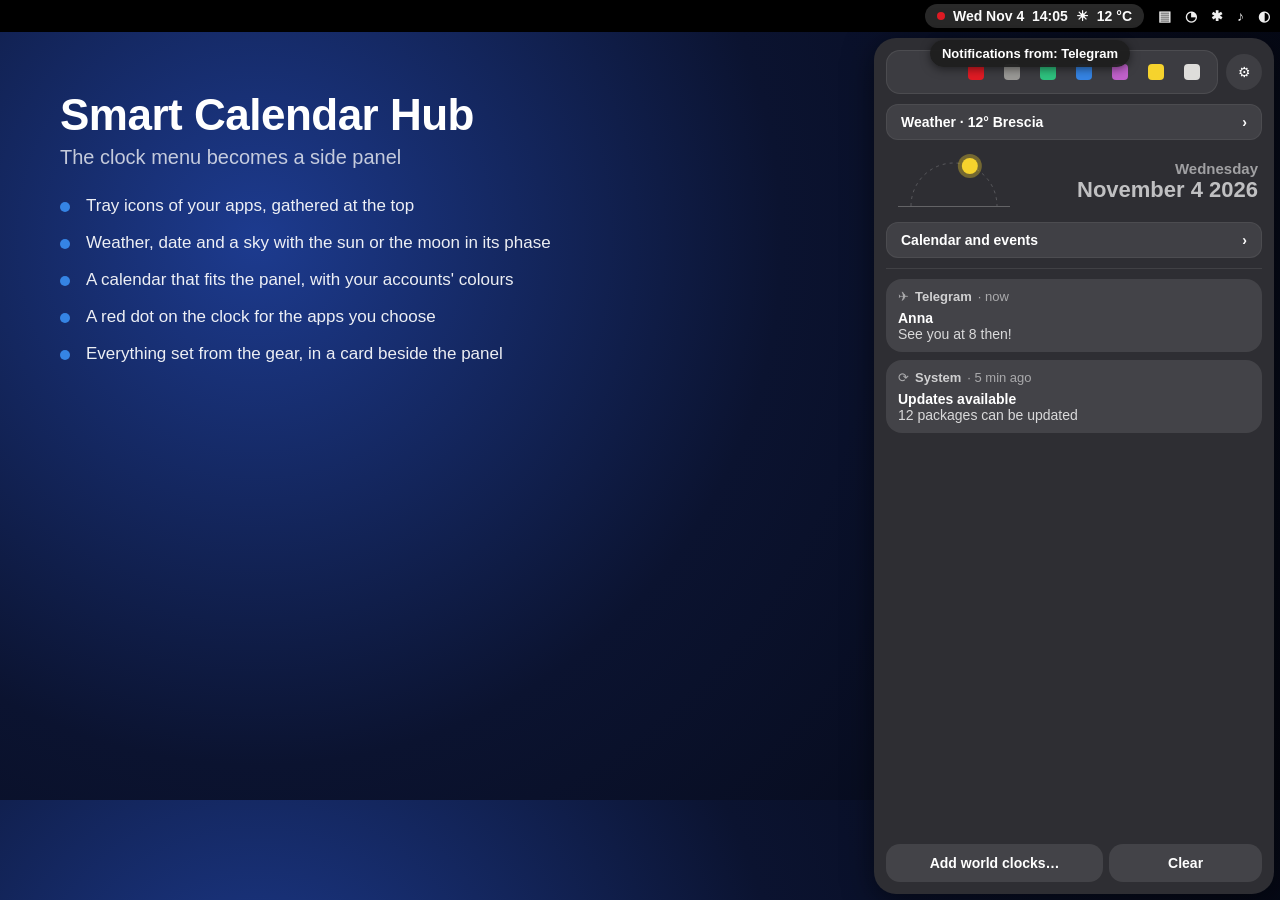
<file: screenshots/mockup.html>
<!doctype html>
<!-- SPDX-License-Identifier: GPL-2.0-or-later -->
<!-- Mockups of Smart Calendar Hub (English) used for the screenshots.
     Render one scene with: mockup.html#overview | #calendar | #night | #prefs -->
<html lang="en">
<head>
<meta charset="utf-8">
<title>Smart Calendar Hub mockups</title>
<style>
  :root {
    --accent: #3584e4;
    --panel: #2e2e33;
    --card: rgba(255, 255, 255, 0.07);
    --line: rgba(255, 255, 255, 0.09);
    --dim: rgba(255, 255, 255, 0.55);
    --text: #ffffff;
  }
  * { box-sizing: border-box; }
  html, body { margin: 0; width: 1280px; height: 800px; overflow: hidden; }
  body {
    font-family: "Adwaita Sans", "Cantarell", sans-serif;
    color: var(--text);
    font-size: 14px;
    background: radial-gradient(circle at 20% 30%, #1d3b8f 0%, #0b1330 45%, #04060f 100%);
  }
  .scene { display: none; position: absolute; inset: 0; }
  .scene.on { display: block; }

  .topbar { position: absolute; top: 0; left: 0; right: 0; height: 32px; background: #000;
    display: flex; align-items: center; justify-content: flex-end; padding: 0 10px; gap: 14px; font-weight: 700; }
  .clock { background: rgba(255,255,255,0.16); border-radius: 99px; padding: 4px 12px; display: flex; align-items: center; gap: 8px; }
  .reddot { width: 8px; height: 8px; border-radius: 50%; background: #e01b24; }
  .sysicons { display: flex; gap: 14px; opacity: .95; }

  .panel { position: absolute; top: 38px; right: 6px; width: 400px; bottom: 6px; background: var(--panel);
    border-radius: 22px; padding: 12px; display: flex; flex-direction: column; gap: 10px;
    box-shadow: 0 6px 30px rgba(0,0,0,.5); }
  .tray { background: var(--card); border: 1px solid rgba(255,255,255,.08); border-radius: 14px;
    padding: 6px 10px; display: flex; justify-content: flex-end; gap: 6px; }
  .tray span { width: 30px; height: 30px; border-radius: 8px; display: flex; align-items: center; justify-content: center; }
  .tray span i { width: 16px; height: 16px; border-radius: 4px; display: block; }
  .row { display: flex; gap: 8px; align-items: center; }
  .row .expander { flex: 1; }
  .expander { flex: 0 0 auto; background: rgba(255,255,255,.09); border: 1px solid rgba(255,255,255,.06);
    border-radius: 12px; padding: 9px 14px; font-weight: 700; display: flex; justify-content: space-between; }
  .gear { width: 36px; height: 36px; border-radius: 50%; background: rgba(255,255,255,.08);
    display: flex; align-items: center; justify-content: center; }
  .daterow { display: flex; align-items: center; gap: 8px; padding: 0 4px 0 8px; }
  .date { flex: 1; text-align: right; }
  .date .d1 { color: var(--dim); font-weight: 700; font-size: 15px; }
  .date .d2 { color: rgba(255,255,255,.7); font-weight: 700; font-size: 22px; }
  .notif { background: rgba(255,255,255,.1); border-radius: 16px; padding: 10px 12px; }
  .notif .h { color: var(--dim); font-size: 13px; display: flex; gap: 6px; align-items: center; }
  .notif .h b { color: rgba(255,255,255,.75); }
  .notif .t { font-weight: 700; margin-top: 6px; }
  .notif .b { color: rgba(255,255,255,.8); }
  .notifs { flex: 1; border-top: 1px solid var(--line); padding-top: 10px; display: flex; flex-direction: column; gap: 8px; }
  .bottom { display: flex; gap: 6px; }
  .btn { background: rgba(255,255,255,.1); border-radius: 14px; padding: 11px 12px; font-weight: 700; text-align: center; }
  .btn.accent { background: var(--accent); }

  .card { background: rgba(255,255,255,.06); border-radius: 14px; padding: 10px 12px; }
  .calhead { display: flex; align-items: center; gap: 6px; margin-bottom: 6px; }
  .calhead .m { font-size: 17px; font-weight: 700; }
  .calhead .y { font-size: 17px; color: var(--dim); flex: 1; }
  .arrow { width: 30px; height: 30px; border-radius: 50%; border: 1px solid rgba(255,255,255,.12);
    display: flex; align-items: center; justify-content: center; color: rgba(255,255,255,.75); }
  .grid { display: grid; grid-template-columns: repeat(7, 48px); justify-content: center; }
  .wd { text-align: center; font-size: 11px; color: rgba(255,255,255,.45); padding: 2px 0; }
  .day { width: 48px; height: 35px; border-radius: 50%; display: flex; flex-direction: column;
    align-items: center; justify-content: center; font-size: 15px; }
  .day.o { color: rgba(255,255,255,.3); }
  .day.we { color: rgba(255,255,255,.7); }
  .day.t { background: var(--accent); font-weight: 700; width: 35px; margin: 0 6px; }
  .day.s { box-shadow: inset 0 0 0 2px var(--accent); width: 35px; margin: 0 6px; }
  .dots { display: flex; gap: 2px; height: 4px; margin-top: 2px; }
  .dots i { width: 4px; height: 4px; border-radius: 50%; display: block; }
  .agenda .title { display: flex; gap: 8px; align-items: baseline; margin-bottom: 4px; }
  .agenda .title span { font-size: 12px; color: rgba(255,255,255,.45); }
  .ev { display: flex; gap: 8px; align-items: center; padding: 6px 4px; border-top: 1px solid rgba(255,255,255,.08); }
  .ev .bar { width: 3px; height: 17px; border-radius: 2px; }
  .ev .time { width: 44px; font-size: 12px; color: rgba(255,255,255,.65); }
  .ev .ad { font-size: 12px; color: rgba(255,255,255,.65); }
  .ev .tt { font-weight: 600; flex: 1; white-space: nowrap; overflow: hidden; text-overflow: ellipsis; }
  .sub { font-size: 12px; color: rgba(255,255,255,.6); margin: 8px 0 2px; }

  .tip { position: absolute; top: 40px; right: 150px; z-index: 10; box-shadow: 0 2px 10px rgba(0,0,0,.5); background: rgba(30,30,30,.95); border-radius: 99px;
    padding: 6px 12px; font-size: 13px; font-weight: 600; }

  .weather { background: var(--card); border-radius: 14px; padding: 10px 14px; }
  .weather .wh { display: flex; justify-content: space-between; color: var(--dim); font-weight: 700; }
  .weather .fc { display: flex; justify-content: space-between; margin-top: 8px; text-align: center; font-size: 13px; }
  .weather .fc div b { display: block; font-size: 15px; margin-top: 4px; }

  .caption { position: absolute; left: 60px; top: 90px; width: 560px; }
  .caption h1 { font-size: 44px; margin: 0 0 6px; font-weight: 800; letter-spacing: -0.5px; }
  .caption h2 { font-size: 20px; margin: 0 0 26px; color: rgba(255,255,255,.75); font-weight: 500; }
  .caption ul { margin: 0; padding: 0; list-style: none; display: flex; flex-direction: column; gap: 14px; }
  .caption li { font-size: 17px; line-height: 1.35; padding-left: 26px; position: relative; color: rgba(255,255,255,.92); }
  .caption li::before { content: ""; position: absolute; left: 0; top: 7px; width: 10px; height: 10px;
    border-radius: 50%; background: var(--accent); }

  .gt { font-weight: 700; margin: 14px 0 4px; }
  .gd { color: var(--dim); font-size: 13px; margin-bottom: 8px; }
  .list { background: #303034; border-radius: 12px; overflow: hidden; }
  .li { display: flex; align-items: center; gap: 12px; padding: 11px 14px; border-top: 1px solid rgba(0,0,0,.25); }
  .li:first-child { border-top: 0; }
  .li .tx { flex: 1; }
  .li .tx small { display: block; color: var(--dim); font-size: 12px; }
  .sw { width: 42px; height: 24px; border-radius: 99px; background: #3a944a; position: relative; }
  .sw::after { content: ""; position: absolute; right: 3px; top: 3px; width: 18px; height: 18px; border-radius: 50%; background: #fff; }
  .sw.off { background: rgba(255,255,255,.2); }
  .sw.off::after { left: 3px; right: auto; }
  .chev { color: var(--dim); }
  .panel.side { right: 418px; gap: 6px; }
  .panel.side .list { background: var(--card); }
  .panel.side .gt { margin: 8px 4px 0; }
  .sidehead { display: flex; align-items: center; gap: 10px; font-size: 17px; }
  .sidehead b { flex: 1; }
</style>
</head>
<body>

<section class="scene" id="overview">
  <div class="caption">
    <h1>Smart Calendar Hub</h1>
    <h2>The clock menu becomes a side panel</h2>
    <ul>
      <li>Tray icons of your apps, gathered at the top</li>
      <li>Weather, date and a sky with the sun or the moon in its phase</li>
      <li>A calendar that fits the panel, with your accounts' colours</li>
      <li>A red dot on the clock for the apps you choose</li>
      <li>Everything set from the gear, in a card beside the panel</li>
    </ul>
  </div>
  <div class="topbar">
    <div class="clock"><span class="reddot"></span>Wed Nov 4&nbsp;&nbsp;14:05 <span>☀</span> 12 °C</div>
    <div class="sysicons"><span>▤</span><span>◔</span><span>✱</span><span>♪</span><span>◐</span></div>
  </div>
  <div class="tip">Notifications from: Telegram</div>
  <div class="panel" id="p-overview"></div>
</section>

<section class="scene" id="calendar">
  <div class="caption">
    <h1>Your calendar, at a glance</h1>
    <h2>Opening the calendar hides the notifications</h2>
    <ul>
      <li>Square day cells sized to the panel width</li>
      <li>One dot per calendar with events, in its real colour</li>
      <li>The day's agenda, one line per event (and tomorrow's)</li>
      <li>Click an event to open it in GNOME Calendar</li>
      <li>"New event" opens GNOME Calendar's new event window</li>
    </ul>
  </div>
  <div class="topbar">
    <div class="clock">Wed Nov 4&nbsp;&nbsp;14:05 <span>☀</span> 12 °C</div>
    <div class="sysicons"><span>▤</span><span>◔</span><span>✱</span><span>♪</span><span>◐</span></div>
  </div>
  <div class="panel" id="p-calendar"></div>
</section>

<section class="scene" id="night">
  <div class="caption">
    <h1>Day and night</h1>
    <h2>The sky next to the date follows the hours</h2>
    <ul>
      <li>The sun travels from real sunrise to sunset</li>
      <li>At night the moon takes its place, drawn in its phase</li>
      <li>A short rise animation every time the panel opens</li>
      <li>Weather collapsed by default; it stays as you leave it</li>
    </ul>
  </div>
  <div class="topbar">
    <div class="clock">Wed Nov 4&nbsp;&nbsp;21:05 <span>☾</span> 10 °C</div>
    <div class="sysicons"><span>▤</span><span>◔</span><span>✱</span><span>♪</span><span>◐</span></div>
  </div>
  <div class="panel" id="p-night"></div>
</section>

<section class="scene" id="prefs">
  <div class="caption" style="width: 300px;">
    <h1>Settings beside the panel</h1>
    <h2>The gear opens them next to the panel</h2>
    <ul>
      <li>Seven sections: panel, tray, calendars, notifications, network, extensions, by hand</li>
      <li>Every change is applied at once</li>
      <li>The calendar steps aside while they are open</li>
    </ul>
  </div>
  <div class="topbar">
    <div class="clock">Wed Nov 4&nbsp;&nbsp;14:05 <span>☀</span> 12 °C</div>
    <div class="sysicons"><span>▤</span><span>◔</span><span>✱</span><span>♪</span><span>◐</span></div>
  </div>
  <div class="panel side" id="p-settings">
    <div class="sidehead"><span class="arrow">‹</span><b>Panel</b><span class="arrow">✕</span></div>
    <div class="gt">Position</div>
    <div class="list">
      <div class="li"><div class="tx">Panel side<small>Right edge of the screen</small></div><span class="chev">›</span></div>
      <div class="li"><div class="tx">Clock in the top bar<small>Right, between tray icons and system menu</small></div><span class="chev">›</span></div>
    </div>
    <div class="gt">Appearance</div>
    <div class="list">
      <div class="li"><div class="tx">Calendar collapsed on opening<small>Click “Calendar and events” to open it</small></div><span class="sw"></span></div>
      <div class="li"><div class="tx">Align to GNOME’s menu<small>As wide as the system menu (Wi-Fi, volume…)</small></div><span class="sw"></span></div>
      <div class="li"><div class="tx">Accent colour in the top bar<small>Texts and icons in the accent colour</small></div><span class="sw off"></span></div>
    </div>
  </div>
  <div class="panel" id="p-prefs"></div>
</section>

<script>
const TRAY = ['#e01b24', '#9a9996', '#2ec27e', '#3584e4', '#c061cb', '#f6d32d', '#deddda'];
function sky(mode) {
  const w = 120, h = 62, base = h - 6, r = Math.min(w / 2 - 13, base - 13), cx = w / 2;
  const along = mode === 'sun' ? 0.62 : 0.3;
  const a = Math.PI * (1 + along);
  const x = cx + r * Math.cos(a), y = base + r * Math.sin(a);
  let body;
  if (mode === 'sun') {
    body = `<circle cx="${x}" cy="${y}" r="12" fill="#f6d32d" fill-opacity=".35"/><circle cx="${x}" cy="${y}" r="8" fill="#f6d32d"/>`;
  } else {
    const k = Math.cos(2 * Math.PI * 0.83), rr = 8;
    let d = '';
    for (let i = 0; i <= 24; i++) { const t = -Math.PI / 2 + Math.PI * i / 24; d += `${i ? 'L' : 'M'}${x - rr * Math.cos(t)},${y + rr * Math.sin(t)}`; }
    for (let i = 24; i >= 0; i--) { const t = -Math.PI / 2 + Math.PI * i / 24; d += `L${x - k * rr * Math.cos(t)},${y + rr * Math.sin(t)}`; }
    body = `<circle cx="${x}" cy="${y}" r="8" fill="#fff" fill-opacity=".12"/><path d="${d}Z" fill="#dededa"/>`;
  }
  return `<svg width="${w}" height="${h}"><line x1="4" y1="${base + .5}" x2="${w - 4}" y2="${base + .5}" stroke="#fff" stroke-opacity=".25"/>
    <path d="M${cx - r},${base} A${r},${r} 0 0 1 ${cx + r},${base}" fill="none" stroke="#fff" stroke-opacity=".2" stroke-dasharray="3 4"/>${body}</svg>`;
}

function tray() {
  return `<div class="row"><div class="tray" style="flex:1">${TRAY.map(c => `<span><i style="background:${c}"></i></span>`).join('')}</div><div class="gear">⚙</div></div>`;
}

function weatherRow(text, open) {
  return `<div class="row"><div class="expander"><span>${text}</span><span>${open ? '⌄' : '›'}</span></div></div>`;
}

function dateRow(mode) {
  return `<div class="daterow">${sky(mode)}<div class="date"><div class="d1">Wednesday</div><div class="d2">November 4 2026</div></div></div>`;
}

function grid() {
  const dots = {2: ['#3584e4'], 4: ['#fa573c', '#62a0ea', '#ffbe6f'], 5: ['#cca6ac'], 9: ['#ff7537'],
    11: ['#42d692'], 12: ['#3584e4', '#fa573c'], 16: ['#cca6ac'], 18: ['#62a0ea'], 20: ['#ff7537'],
    24: ['#fa573c', '#cca6ac'], 26: ['#62a0ea'], 30: ['#cca6ac']};
  let h = ['M', 'T', 'W', 'T', 'F', 'S', 'S'].map(d => `<div class="wd">${d}</div>`).join('');
  for (let i = 0; i < 42; i++) {
    const n = i - 5;
    const other = n < 1 || n > 30;
    const num = n < 1 ? 31 + n : (n > 30 ? n - 30 : n);
    const col = i % 7;
    const cls = 'day' + (other ? ' o' : '') + (col >= 5 && !other ? ' we' : '') + (n === 4 ? ' t' : '') + (n === 12 ? ' s' : '');
    const d = !other && dots[n] ? `<span class="dots">${dots[n].map(c => `<i style="background:${n === 4 ? '#fff' : c}"></i>`).join('')}</span>` : '<span class="dots"></span>';
    h += `<div class="${cls}">${num}${d}</div>`;
  }
  return `<div class="card"><div class="calhead"><span class="m">November</span><span class="y">2026</span>
    <span class="arrow">‹</span><span class="arrow">›</span></div><div class="grid">${h}</div></div>`;
}

function agenda() {
  const ev = (c, t, title, ad) => `<div class="ev"><span class="bar" style="background:${c}"></span>
    <span class="${ad ? 'ad' : 'time'}">${t}</span><span class="tt">${title}</span></div>`;
  return `<div class="card agenda"><div class="title"><b>Wednesday November 4</b><span>4 events</span></div>
    ${ev('#ffbe6f', 'All day', "Dad's birthday", true)}
    ${ev('#fa573c', '08:30', 'School meeting with the teachers')}
    ${ev('#62a0ea', '18:00', 'Dentist')}
    ${ev('#cca6ac', '19:30', 'Car service: deliver vehicle to customer')}
  </div>`;
}

const notifs = `<div class="notifs">
  <div class="notif"><div class="h">✈ <b>Telegram</b> · now</div><div class="t">Anna</div><div class="b">See you at 8 then!</div></div>
  <div class="notif"><div class="h">⟳ <b>System</b> · 5 min ago</div><div class="t">Updates available</div><div class="b">12 packages can be updated</div></div>
</div>`;

document.getElementById('p-overview').innerHTML =
  tray() + weatherRow('Weather · 12° Brescia') + dateRow('sun') +
  `<div class="expander"><span>Calendar and events</span><span>›</span></div>` + notifs +
  `<div class="bottom"><div class="btn" style="flex:3">Add world clocks…</div><div class="btn" style="flex:2">Clear</div></div>`;

document.getElementById('p-calendar').innerHTML =
  tray() + weatherRow('Weather · 12° Brescia') + dateRow('sun') +
  `<div class="expander"><span>Calendar and events</span><span>⌄</span></div>` + grid() + agenda() +
  `<div style="flex:1"></div><div class="bottom"><div class="btn accent" style="flex:1">+ New event</div></div>`;

document.getElementById('p-night').innerHTML =
  tray() + weatherRow('Weather · 10° Brescia', true) +
  `<div class="weather"><div class="wh"><span>Weather</span><span>Brescia</span></div><div class="fc">
    ${['22:00', '23:00', '00:00', '01:00', '02:00'].map((t, i) => `<div>${t}<b>☾</b>${[9, 8, 8, 7, 7][i]}°</div>`).join('')}</div></div>` +
  dateRow('moon') + `<div class="expander"><span>Calendar and events</span><span>›</span></div>` + notifs +
  `<div class="bottom"><div class="btn" style="flex:3">Add world clocks…</div><div class="btn" style="flex:2">Clear</div></div>`;

document.getElementById('p-prefs').innerHTML =
  tray() + weatherRow('Weather · 12° Brescia') + dateRow('sun') +
  `<div class="expander"><span>Calendar and events</span><span>›</span></div>` + notifs +
  `<div class="bottom"><div class="btn" style="flex:3">Add world clocks…</div><div class="btn" style="flex:2">Clear</div></div>`;

const scene = (location.hash || '#overview').slice(1);
document.getElementById(scene)?.classList.add('on');
</script>
</body>
</html>
</file>
